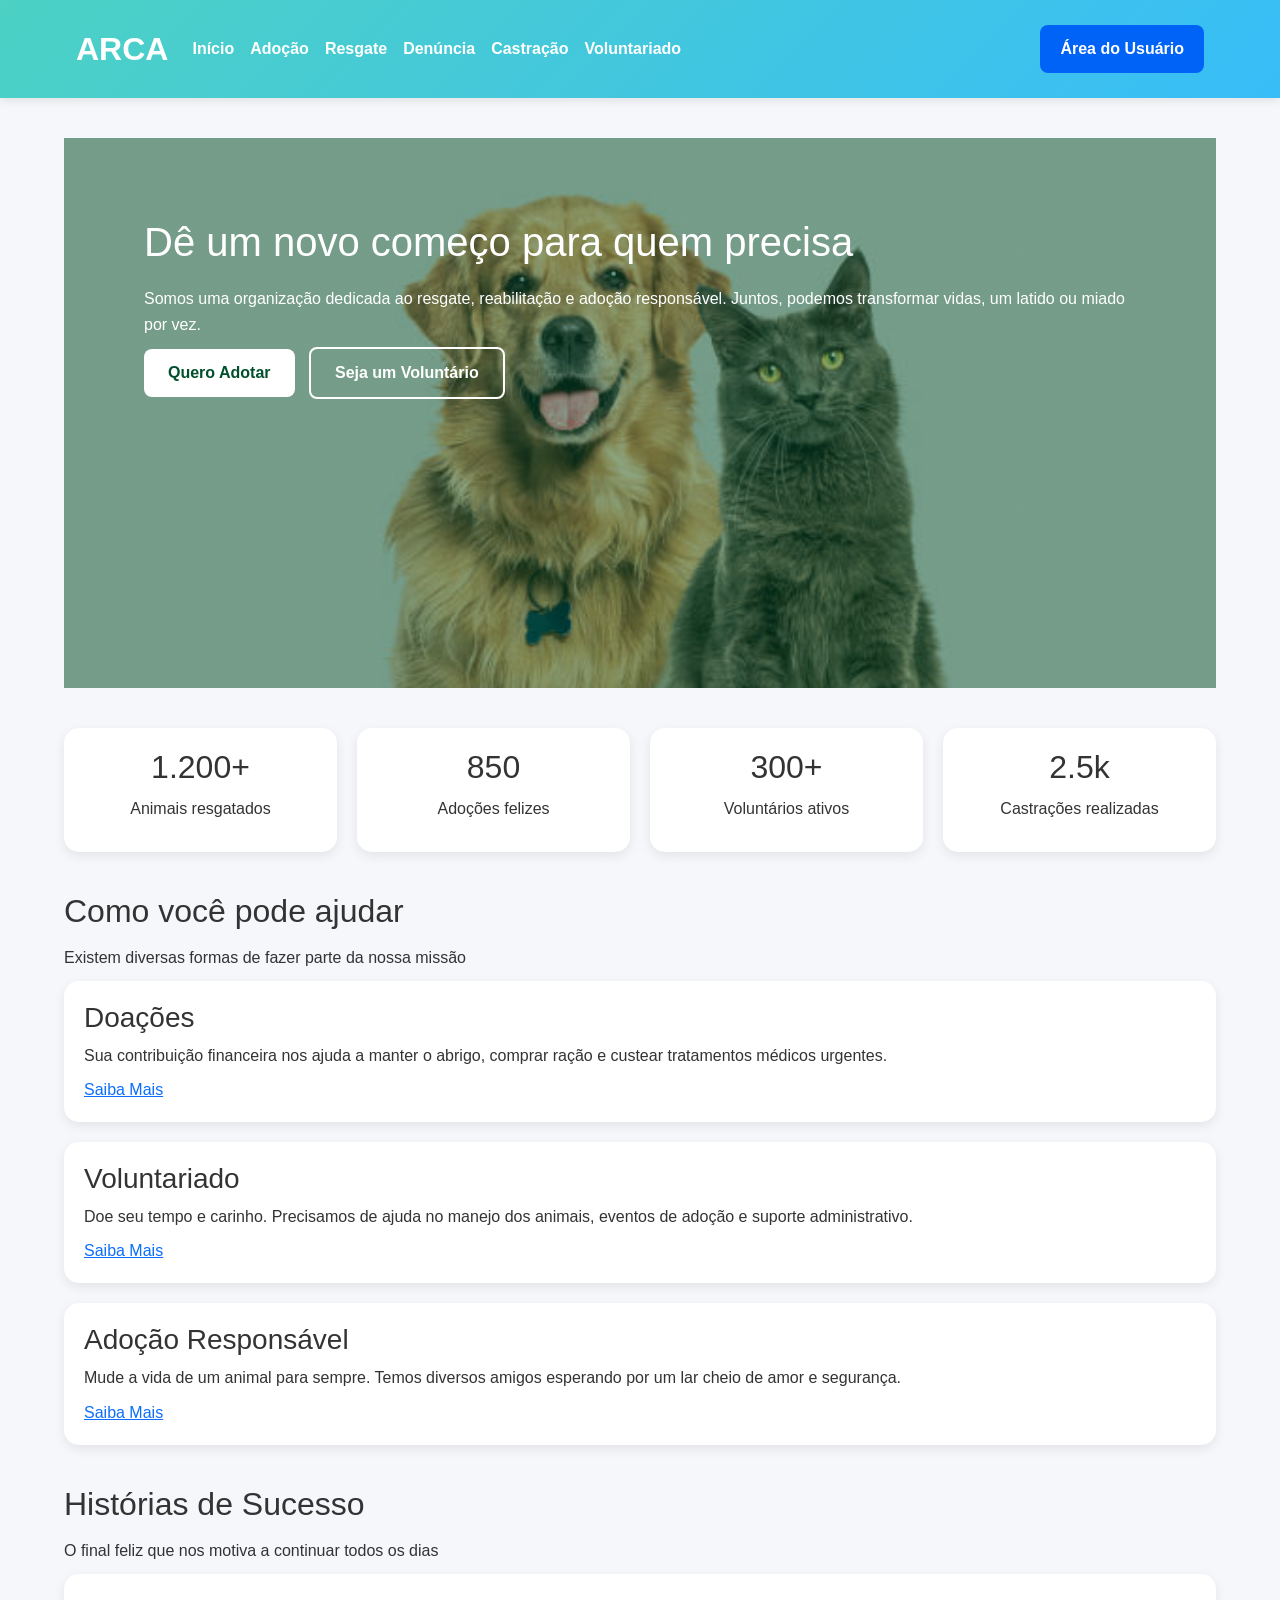
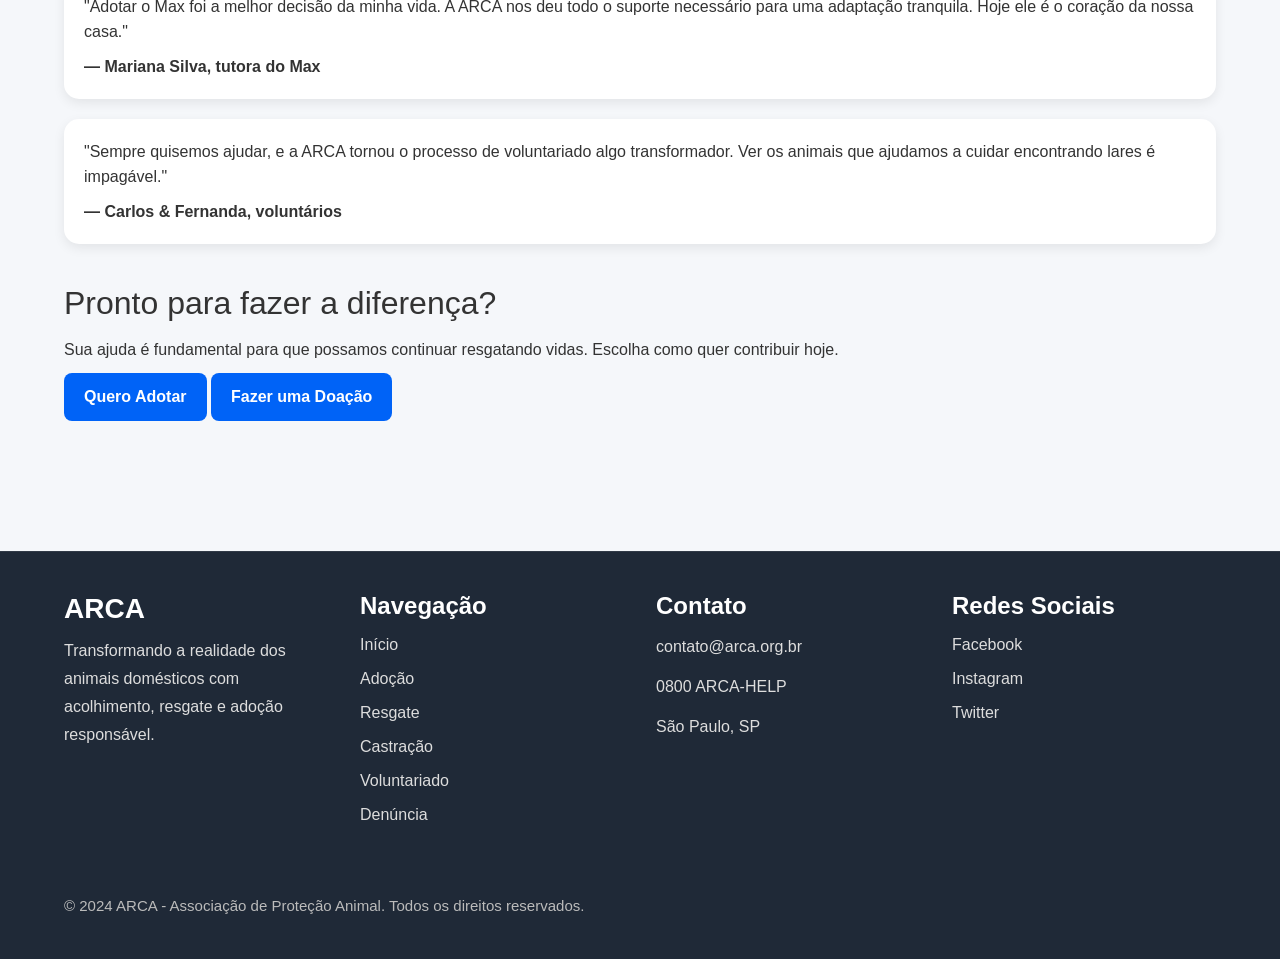
<file: index.html>
<!DOCTYPE html>
<html lang="pt-BR">
<head>
  <link href="https://cdn.jsdelivr.net/npm/bootstrap@5.3.8/dist/css/bootstrap.min.css" rel="stylesheet" integrity="sha384-sRIl4kxILFvY47J16cr9ZwB07vP4J8+LH7qKQnuqkuIAvNWLzeN8tE5YBujZqJLB" crossorigin="anonymous">
  <meta charset="UTF-8">
  <meta name="viewport" content="width=device-width, initial-scale=1.0">
  <title>ARCA</title>
  <link rel="stylesheet" href="css/style.css">
</head>
<body>

<nav class="navbar navbar-expand-lg bg-transparent">
  <div class="container-fluid">

    <a class="navbar-brand" href="index.html">ARCA</a>

    <button
      class="navbar-toggler"
      type="button"
      data-bs-toggle="collapse"
      data-bs-target="#navbarNav"
      aria-controls="navbarNav"
      aria-expanded="false"
      aria-label="Alternar navegação">

      <span class="navbar-toggler-icon"></span>
    </button>

    <div class="collapse navbar-collapse" id="navbarNav">

      <ul class="navbar-nav me-auto">

        <li class="nav-item">
          <a class="nav-link" href="index.html">Início</a>
        </li>

        <li class="nav-item">
          <a class="nav-link" href="adocao.html">Adoção</a>
        </li>

        <li class="nav-item">
          <a class="nav-link" href="resgate.html">Resgate</a>
        </li>

        <li class="nav-item">
          <a class="nav-link" href="denuncia.html">Denúncia</a>
        </li>

        <li class="nav-item">
          <a class="nav-link" href="castracao.html">Castração</a>
        </li>

        <li class="nav-item">
          <a class="nav-link" href="voluntario.html">Voluntariado</a>
        </li>

      </ul>

      <a class="btn btn-primary" href="telalogin.html">
        Área do Usuário
      </a>

    </div>

  </div>
</nav>


  <main>
<section class="hero-home">
  <h1>Dê um novo começo para quem precisa</h1>
  <p>
    Somos uma organização dedicada ao resgate, reabilitação e adoção responsável.
    Juntos, podemos transformar vidas, um latido ou miado por vez.
  </p>

  <a class="btn-hero branco" href="adocao.html">Quero Adotar</a>
  <a class="btn-hero transparente" href="voluntario.html">Seja um Voluntário</a>
</section>

    <section class="stats">
      <div>
        <h2>1.200+</h2>
        <p>Animais resgatados</p>
      </div>

      <div>
        <h2>850</h2>
        <p>Adoções felizes</p>
      </div>

      <div>
        <h2>300+</h2>
        <p>Voluntários ativos</p>
      </div>

      <div>
        <h2>2.5k</h2>
        <p>Castrações realizadas</p>
      </div>
    </section>

    <section>
      <h2>Como você pode ajudar</h2>
      <p>Existem diversas formas de fazer parte da nossa missão</p>

      <article>
        <h3>Doações</h3>
        <p>
          Sua contribuição financeira nos ajuda a manter o abrigo,
          comprar ração e custear tratamentos médicos urgentes.
        </p>
        <a href="#">Saiba Mais</a>
      </article>

      <article>
        <h3>Voluntariado</h3>
        <p>
          Doe seu tempo e carinho. Precisamos de ajuda no manejo dos animais,
          eventos de adoção e suporte administrativo.
        </p>
        <a href="voluntario.html">Saiba Mais</a>
      </article>

      <article>
        <h3>Adoção Responsável</h3>
        <p>
          Mude a vida de um animal para sempre. Temos diversos amigos esperando
          por um lar cheio de amor e segurança.
        </p>
        <a href="adocao.html">Saiba Mais</a>
      </article>
    </section>

    <section>
      <h2>Histórias de Sucesso</h2>
      <p>O final feliz que nos motiva a continuar todos os dias</p>

      <article>
        <p>
          "Adotar o Max foi a melhor decisão da minha vida. A ARCA nos deu todo
          o suporte necessário para uma adaptação tranquila. Hoje ele é o coração
          da nossa casa."
        </p>
        <strong>— Mariana Silva, tutora do Max</strong>
      </article>

      <article>
        <p>
          "Sempre quisemos ajudar, e a ARCA tornou o processo de voluntariado algo
          transformador. Ver os animais que ajudamos a cuidar encontrando lares é
          impagável."
        </p>
        <strong>— Carlos & Fernanda, voluntários</strong>
      </article>
    </section>

    <section>
      <h2>Pronto para fazer a diferença?</h2>
      <p>
        Sua ajuda é fundamental para que possamos continuar resgatando vidas.
        Escolha como quer contribuir hoje.
      </p>

      <button><a href="adocao.html">Quero Adotar</a></button>
      <button>Fazer uma Doação</a></button>
    </section>
  </main>

  <footer>
    <div>
      <h3>ARCA</h3>
      <p>Transformando a realidade dos animais domésticos com acolhimento, resgate e adoção responsável.</p>
    </div>
    <div>
      <h4>Navegação</h4>
      <ul>
        <li><a href="index.html">Início</a></li>
        <li><a href="adocao.html">Adoção</a></li>
        <li><a href="resgate.html">Resgate</a></li>
        <li><a href="castracao.html">Castração</a></li>
        <li><a href="voluntario.html">Voluntariado</a></li>
        <li><a href="denuncia.html">Denúncia</a></li>
      </ul>
    </div>
    <div>
      <h4>Contato</h4>
      <p>contato@arca.org.br</p>
      <p>0800 ARCA-HELP</p>
      <p>São Paulo, SP</p>
    </div>
    <div>
      <h4>Redes Sociais</h4>
      <ul>
        <li><a href="#">Facebook</a></li>
        <li><a href="#">Instagram</a></li>
        <li><a href="#">Twitter</a></li>
      </ul>
    </div>
    <p>© 2024 ARCA - Associação de Proteção Animal. Todos os direitos reservados.</p>
  </footer>

  <script src="./index.js"></script>
  <script src="https://cdn.jsdelivr.net/npm/bootstrap@5.3.8/dist/js/bootstrap.bundle.min.js" integrity="sha384-FKyoEForCGlyvwx9Hj09JcYn3nv7wiPVlz7YYwJrWVcXK/BmnVDxM+D2scQbITxI" crossorigin="anonymous"></script>
</body>
</html>
</file>
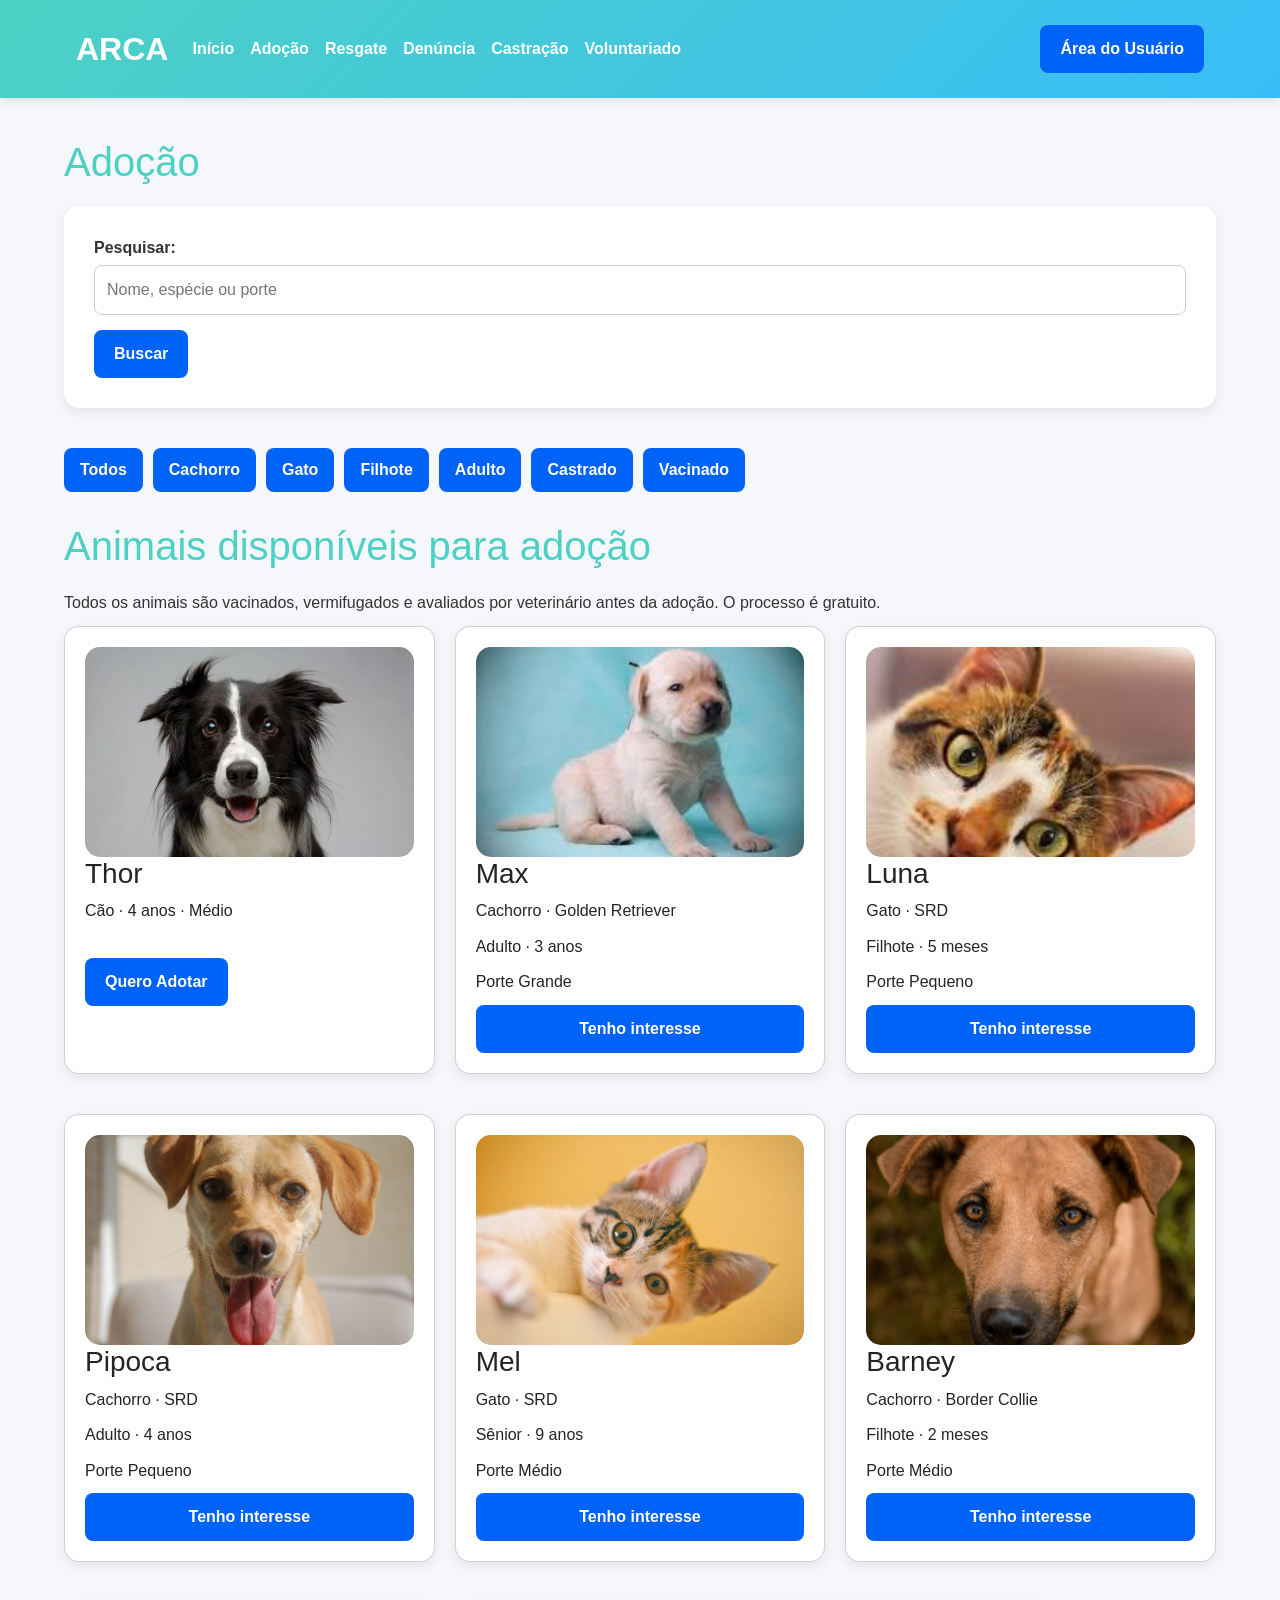
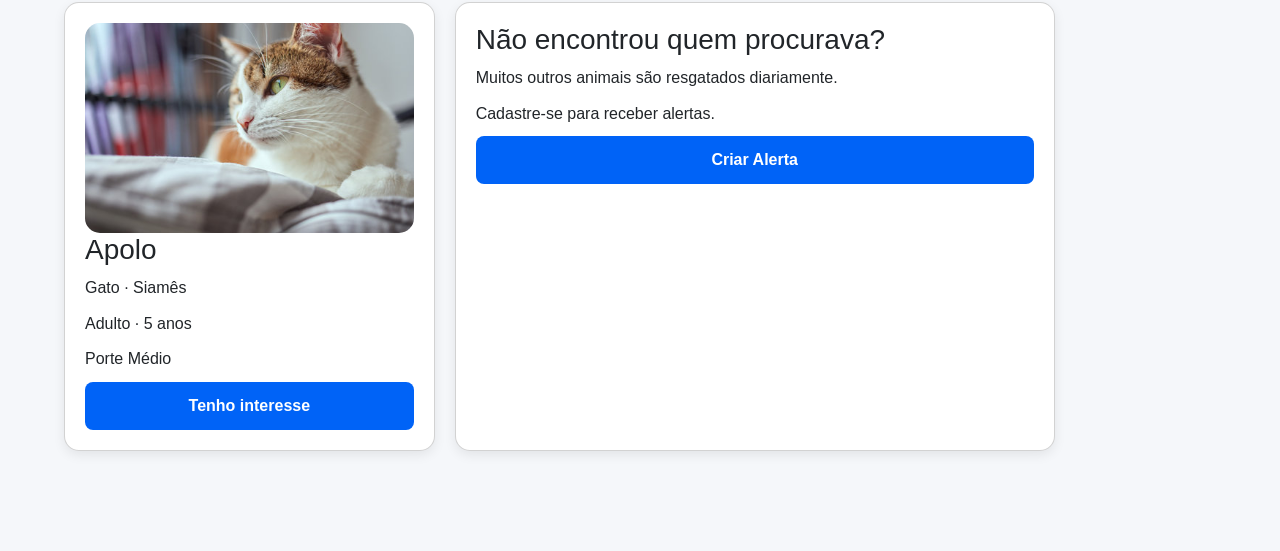
<file: adocao.html>
<!DOCTYPE html>
<html lang="PT-Br">
<head>
<link href="https://cdn.jsdelivr.net/npm/bootstrap@5.3.8/dist/css/bootstrap.min.css" rel="stylesheet" integrity="sha384-sRIl4kxILFvY47J16cr9ZwB07vP4J8+LH7qKQnuqkuIAvNWLzeN8tE5YBujZqJLB" crossorigin="anonymous">
    <meta charset="UTF-8">
    <meta name="viewport" content="width=device-width, initial-scale=1.0">
    <title>Adoção</title>
    <link rel="stylesheet" href="css/style.css">
</head>
<body>
<nav class="navbar navbar-expand-lg bg-transparent">
  <div class="container-fluid">

    <a class="navbar-brand" href="index.html">ARCA</a>

    <button
      class="navbar-toggler"
      type="button"
      data-bs-toggle="collapse"
      data-bs-target="#navbarNav"
      aria-controls="navbarNav"
      aria-expanded="false"
      aria-label="Alternar navegação">

      <span class="navbar-toggler-icon"></span>
    </button>

    <div class="collapse navbar-collapse" id="navbarNav">

      <ul class="navbar-nav me-auto">

        <li class="nav-item">
          <a class="nav-link" href="index.html">Início</a>
        </li>

        <li class="nav-item">
          <a class="nav-link" href="adocao.html">Adoção</a>
        </li>

        <li class="nav-item">
          <a class="nav-link" href="resgate.html">Resgate</a>
        </li>

        <li class="nav-item">
          <a class="nav-link" href="denuncia.html">Denúncia</a>
        </li>

        <li class="nav-item">
          <a class="nav-link" href="castracao.html">Castração</a>
        </li>

        <li class="nav-item">
          <a class="nav-link" href="voluntario.html">Voluntariado</a>
        </li>

      </ul>

      <a class="btn btn-primary" href="telalogin.html">
        Área do Usuário
      </a>

    </div>

  </div>
</nav>
    <main>
        <section id="adocao">
            <h1>Adoção</h1>

            <form id="searchForm" action="#" method="get" role="search">
                <label for="searchInput">Pesquisar:</label>
                <input type="search" id="searchInput" name="q" placeholder="Nome, espécie ou porte" />
                <button type="submit">Buscar</button>
            </form>

            <div id="results" aria-live="polite">
               
            </div>

            
            <div class="filters" role="group" aria-label="Filtros de espécie, idade e status">
                <button type="button" class="filter-btn" data-filter="all">Todos</button>
                <button type="button" class="filter-btn" data-filter="cao">Cachorro</button>
                <button type="button" class="filter-btn" data-filter="gato">Gato</button>
                <button type="button" class="filter-btn" data-filter="filhote">Filhote</button>
                <button type="button" class="filter-btn" data-filter="adulto">Adulto</button>
                <button type="button" class="filter-btn" data-filter="castrado">Castrado</button>
                <button type="button" class="filter-btn" data-filter="vacinado">Vacinado</button>
            </div>

     <h1>Animais disponíveis para adoção</h1>

     <div class="notice info" role="note">
  <p>Todos os animais são vacinados, vermifugados e avaliados por veterinário antes da adoção. O processo é gratuito.</p>
</div>

<section class="cards-grid" id="cardsGrid">
  <article class="card" data-especie="cao" data-idade="adulto" data-castrado="sim" data-vacinado="sim">
    <div class="card-img"><img src="img/thor.webp" alt="Thor"></div>
    <h3>Thor</h3>
    <p class="meta">Cão · 4 anos · Médio</p>
    <div class="badges">
      <span class="badge castrado">Castrado</span>
      <span class="badge vacinado">Vacinado</span>
    </div>
    <div class="actions">
      <button class="btn-adotar">Quero Adotar</button>
    </div>
  </article>

  <article class="card">
    <div class="card-img"><img src="img/max.jpg" alt="Max"></div>
    <h3>Max</h3>
    <p>Cachorro · Golden Retriever</p>
    <p>Adulto · 3 anos</p>
    <p>Porte Grande</p>
    <button>Tenho interesse</button>
  </article>

  <article class="card">
    <div class="card-img"><img src="img/luna.jpg" alt="Luna"></div>
    <h3>Luna</h3>
    <p>Gato · SRD</p>
    <p>Filhote · 5 meses</p>
    <p>Porte Pequeno</p>
    <button>Tenho interesse</button>
  </article>

  <article class="card">
    <div class="card-img"><img src="img/pipoca.jpg" alt="Pipoca"></div>
    <h3>Pipoca</h3>
    <p>Cachorro · SRD</p>
    <p>Adulto · 4 anos</p>
    <p>Porte Pequeno</p>
    <button>Tenho interesse</button>
  </article>

  <article class="card">
    <div class="card-img"><img src="img/mel.jpeg" alt="Mel"></div>
    <h3>Mel</h3>
    <p>Gato · SRD</p>
    <p>Sênior · 9 anos</p>
    <p>Porte Médio</p>
    <button>Tenho interesse</button>
  </article>

  <article class="card">
    <div class="card-img"><img src="img/barney.webp" alt="Barney"></div>
    <h3>Barney</h3>
    <p>Cachorro · Border Collie</p>
    <p>Filhote · 2 meses</p>
    <p>Porte Médio</p>
    <button>Tenho interesse</button>
  </article>

  <article class="card">
    <div class="card-img"><img src="img/apolo.jpg" alt="Apolo"></div>
    <h3>Apolo</h3>
    <p>Gato · Siamês</p>
    <p>Adulto · 5 anos</p>
    <p>Porte Médio</p>
    <button>Tenho interesse</button>
  </article>

  <article class="card card-alert">
    <h3>Não encontrou quem procurava?</h3>
    <p>Muitos outros animais são resgatados diariamente.</p>
    <p>Cadastre-se para receber alertas.</p>
    <button>Criar Alerta</button>
  </article>

</section>
        </section>
    </main>
  <script src="./index.js"></script>
    <script src="https://cdn.jsdelivr.net/npm/bootstrap@5.3.8/dist/js/bootstrap.bundle.min.js" integrity="sha384-FKyoEForCGlyvwx9Hj09JcYn3nv7wiPVlz7YYwJrWVcXK/BmnVDxM+D2scQbITxI" crossorigin="anonymous"></script>
</body>
</html>
</file>
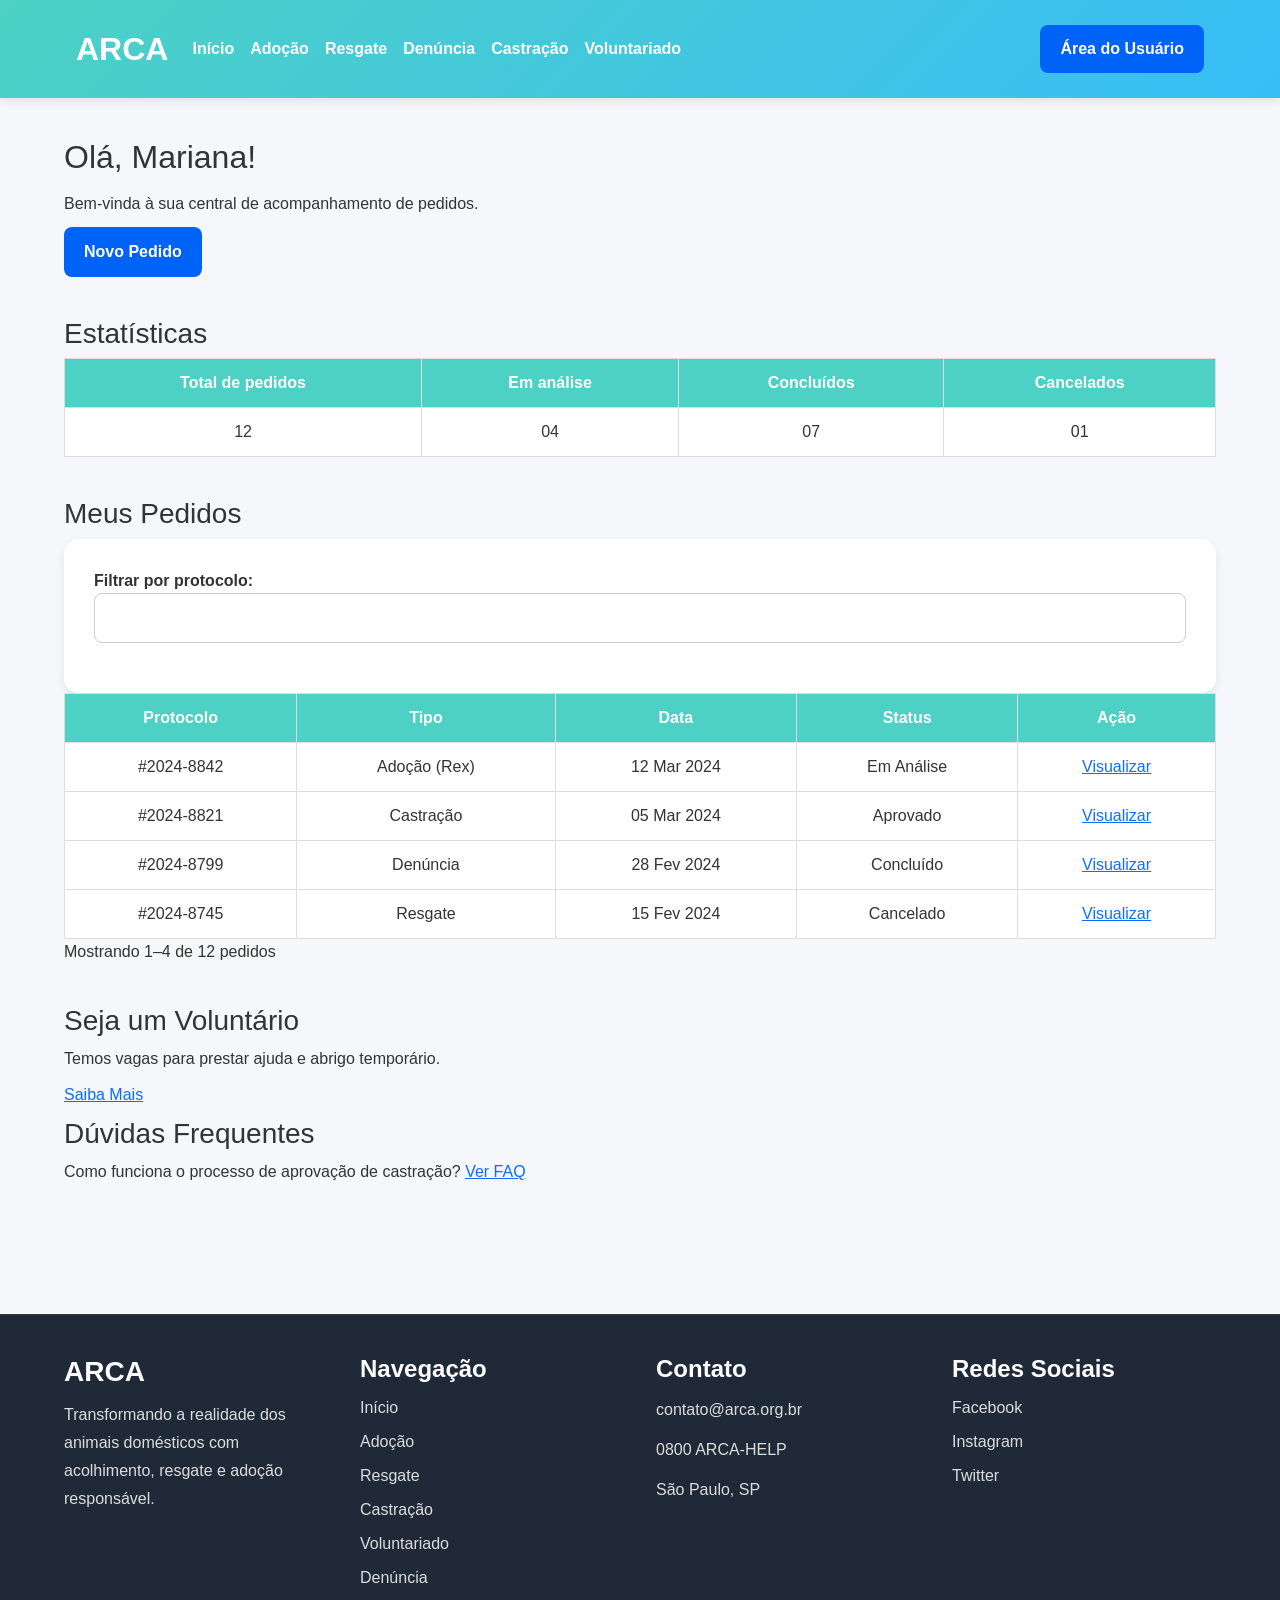
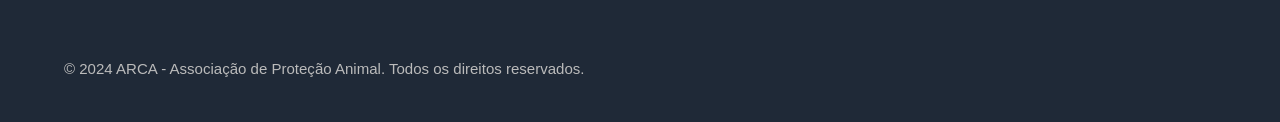
<file: areausuario.html>
<!DOCTYPE html>
<html lang="pt-BR">
<head>
    <link href="https://cdn.jsdelivr.net/npm/bootstrap@5.3.8/dist/css/bootstrap.min.css" rel="stylesheet" integrity="sha384-sRIl4kxILFvY47J16cr9ZwB07vP4J8+LH7qKQnuqkuIAvNWLzeN8tE5YBujZqJLB" crossorigin="anonymous">
    <meta charset="UTF-8">
    <meta name="viewport" content="width=device-width, initial-scale=1.0">
    <title>Área do Usuário - ARCA</title>
    <link rel="stylesheet" href="css/style.css">
</head>
<body>
<nav class="navbar navbar-expand-lg bg-transparent">
  <div class="container-fluid">

    <a class="navbar-brand" href="index.html">ARCA</a>

    <button
      class="navbar-toggler"
      type="button"
      data-bs-toggle="collapse"
      data-bs-target="#navbarNav"
      aria-controls="navbarNav"
      aria-expanded="false"
      aria-label="Alternar navegação">

      <span class="navbar-toggler-icon"></span>
    </button>

    <div class="collapse navbar-collapse" id="navbarNav">

      <ul class="navbar-nav me-auto">

        <li class="nav-item">
          <a class="nav-link" href="index.html">Início</a>
        </li>

        <li class="nav-item">
          <a class="nav-link" href="adocao.html">Adoção</a>
        </li>

        <li class="nav-item">
          <a class="nav-link" href="resgate.html">Resgate</a>
        </li>

        <li class="nav-item">
          <a class="nav-link" href="denuncia.html">Denúncia</a>
        </li>

        <li class="nav-item">
          <a class="nav-link" href="castracao.html">Castração</a>
        </li>

        <li class="nav-item">
          <a class="nav-link" href="voluntario.html">Voluntariado</a>
        </li>

      </ul>

      <a class="btn btn-primary" href="telalogin.html">
        Área do Usuário
      </a>

    </div>

  </div>
</nav>
    <main>
        <section>
            <h2>Olá, Mariana!</h2>
            <p>Bem-vinda à sua central de acompanhamento de pedidos.</p>
            <p><button type="button" onclick="location.href='telalogin.html'">Novo Pedido</button></p>
        </section>

        <section>
            <h3>Estatísticas</h3>
            <table>
                <tr>
                    <th>Total de pedidos</th>
                    <th>Em análise</th>
                    <th>Concluídos</th>
                    <th>Cancelados</th>
                </tr>
                <tr>
                    <td>12</td>
                    <td>04</td>
                    <td>07</td>
                    <td>01</td>
                </tr>
            </table>
        </section>

        <section>
            <h3>Meus Pedidos</h3>
            <form>
                <label for="busca">Filtrar por protocolo: <input id="busca" name="q" type="search"></label>
            </form>

            <table border="1" cellpadding="6" cellspacing="0">
                <thead>
                    <tr>
                        <th>Protocolo</th>
                        <th>Tipo</th>
                        <th>Data</th>
                        <th>Status</th>
                        <th>Ação</th>
                    </tr>
                </thead>
                <tbody>
                    <tr>
                        <td>#2024-8842</td>
                        <td>Adoção (Rex)</td>
                        <td>12 Mar 2024</td>
                        <td>Em Análise</td>
                        <td><a href="#">Visualizar</a></td>
                    </tr>
                    <tr>
                        <td>#2024-8821</td>
                        <td>Castração</td>
                        <td>05 Mar 2024</td>
                        <td>Aprovado</td>
                        <td><a href="#">Visualizar</a></td>
                    </tr>
                    <tr>
                        <td>#2024-8799</td>
                        <td>Denúncia</td>
                        <td>28 Fev 2024</td>
                        <td>Concluído</td>
                        <td><a href="#">Visualizar</a></td>
                    </tr>
                    <tr>
                        <td>#2024-8745</td>
                        <td>Resgate</td>
                        <td>15 Fev 2024</td>
                        <td>Cancelado</td>
                        <td><a href="#">Visualizar</a></td>
                    </tr>
                </tbody>
            </table>
            <p>Mostrando 1–4 de 12 pedidos</p>
        </section>

        <section>
            <h3>Seja um Voluntário</h3>
            <p>Temos vagas para prestar ajuda e abrigo temporário.</p>
            <p><a href="#">Saiba Mais</a></p>

            <h3>Dúvidas Frequentes</h3>
            <p>Como funciona o processo de aprovação de castração? <a href="#">Ver FAQ</a></p>
        </section>
    </main>

    <footer>
        <div>
            <h3>ARCA</h3>
            <p>Transformando a realidade dos animais domésticos com acolhimento, resgate e adoção responsável.</p>
        </div>
        <div>
            <h4>Navegação</h4>
            <ul>
                <li><a href="index.html">Início</a></li>
                <li><a href="adocao.html">Adoção</a></li>
                <li><a href="resgate.html">Resgate</a></li>
                <li><a href="castracao.html">Castração</a></li>
                <li><a href="voluntario.html">Voluntariado</a></li>
                <li><a href="denuncia.html">Denúncia</a></li>
            </ul>
        </div>
        <div>
            <h4>Contato</h4>
            <p>contato@arca.org.br</p>
            <p>0800 ARCA-HELP</p>
            <p>São Paulo, SP</p>
        </div>
        <div>
            <h4>Redes Sociais</h4>
            <ul>
                <li><a href="#">Facebook</a></li>
                <li><a href="#">Instagram</a></li>
                <li><a href="#">Twitter</a></li>
            </ul>
        </div>
        <p>© 2024 ARCA - Associação de Proteção Animal. Todos os direitos reservados.</p>
    </footer>
    <script src="./index.js"></script>
    <script src="https://cdn.jsdelivr.net/npm/bootstrap@5.3.8/dist/js/bootstrap.bundle.min.js" integrity="sha384-FKyoEForCGlyvwx9Hj09JcYn3nv7wiPVlz7YYwJrWVcXK/BmnVDxM+D2scQbITxI" crossorigin="anonymous"></script>
</body>
</html>
</file>
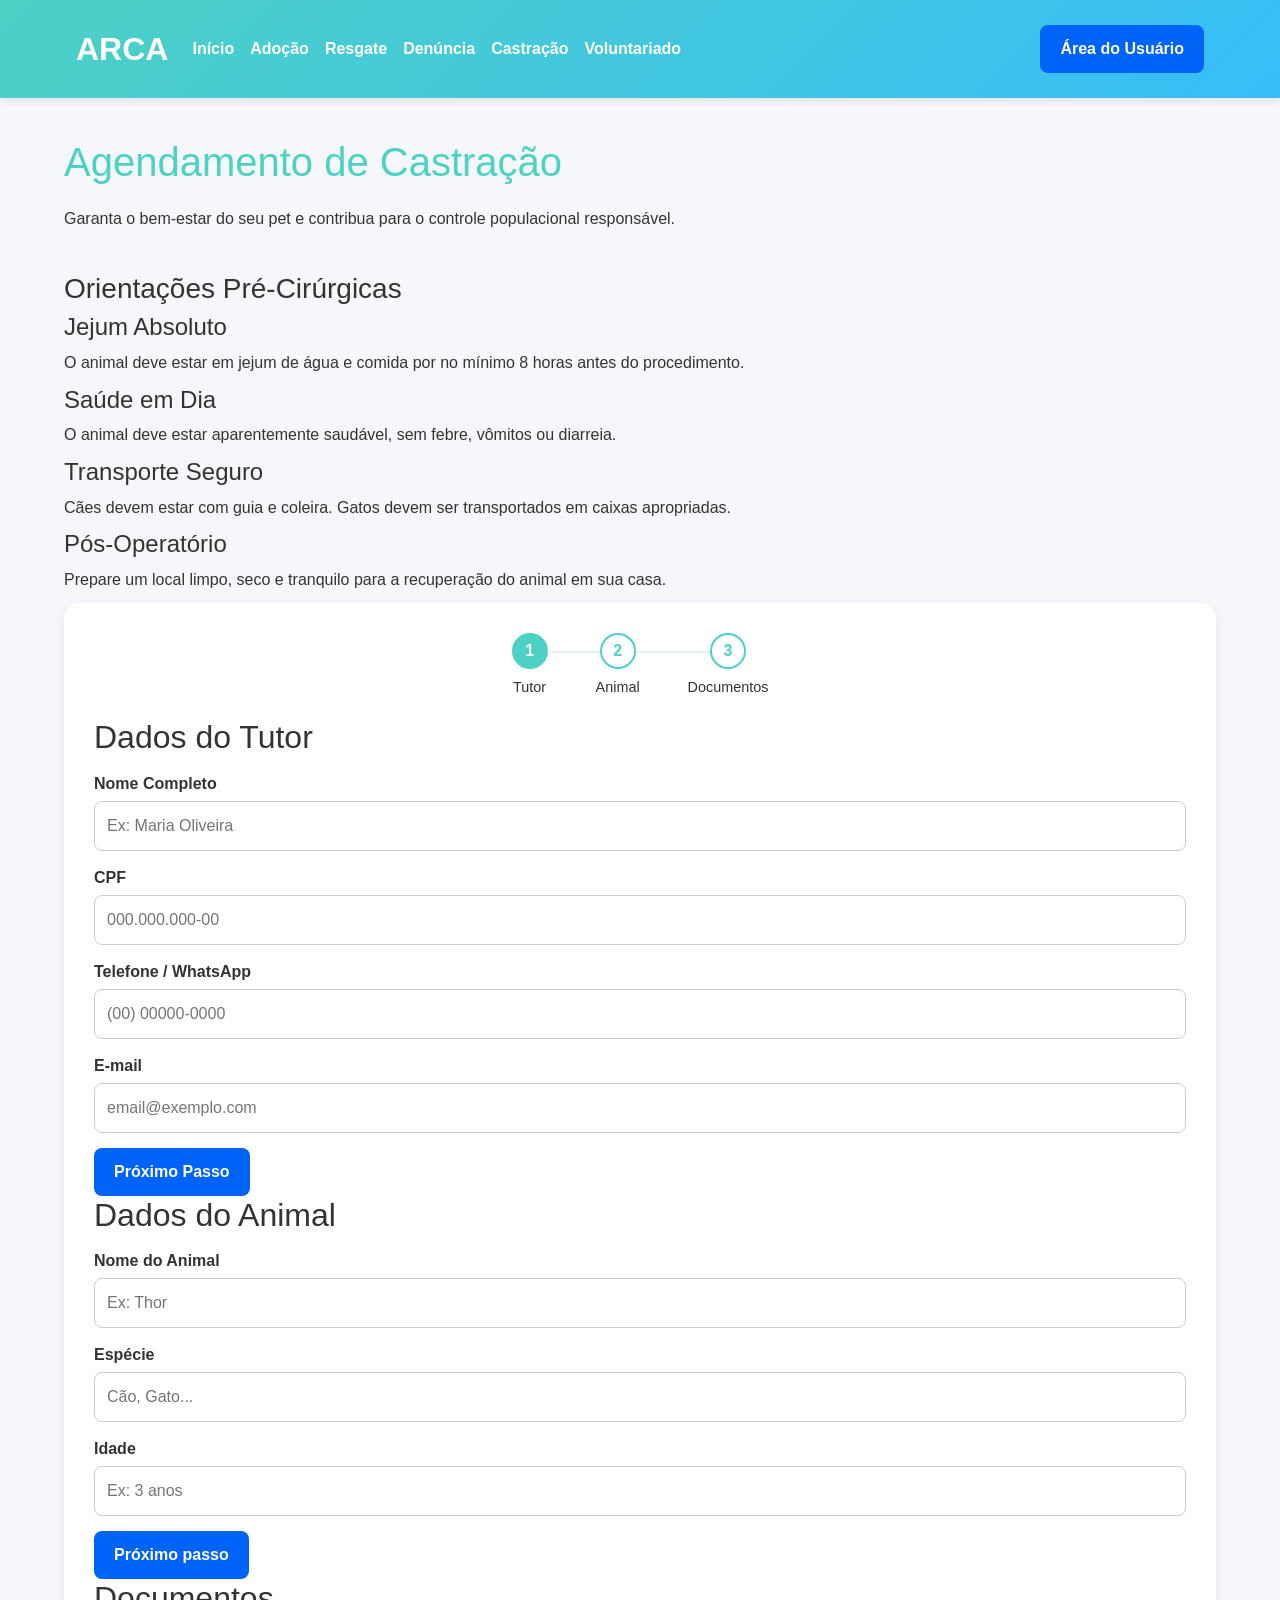
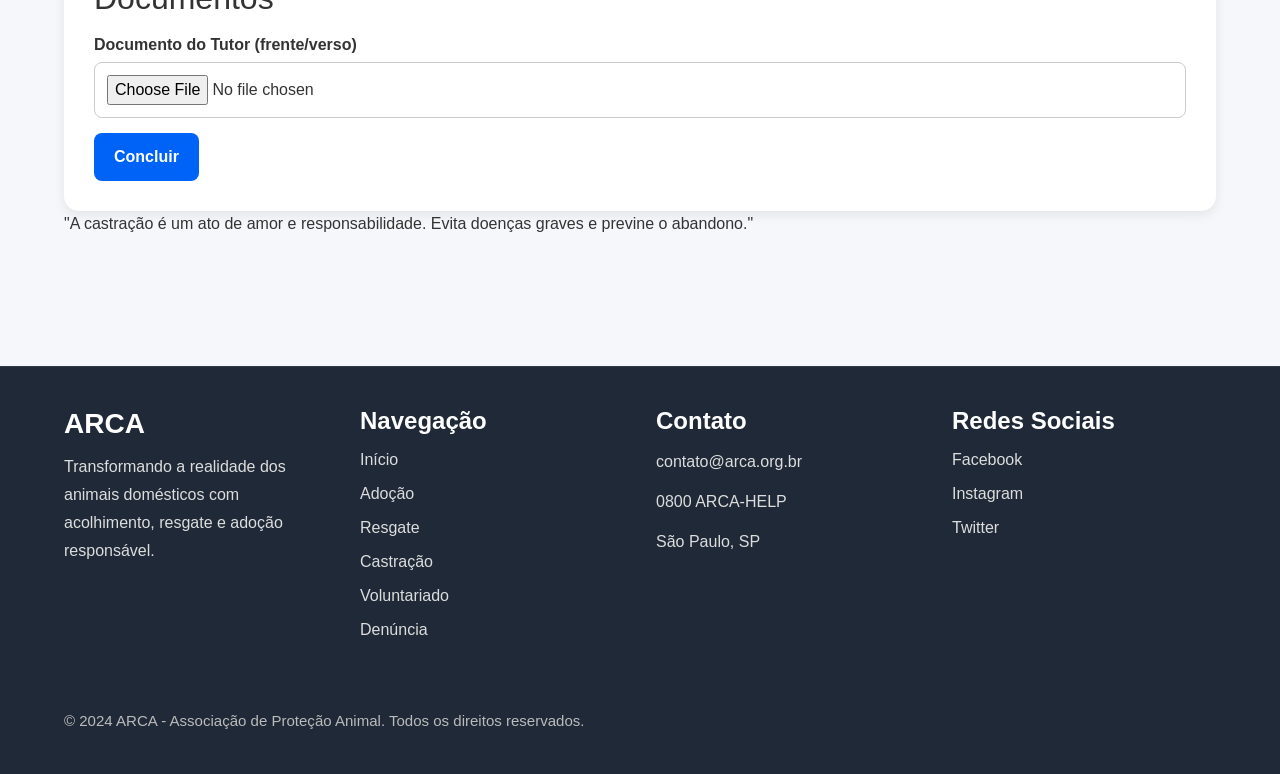
<file: castracao.html>
<!DOCTYPE html>
<html lang="pt-BR">
<head>
  <link href="https://cdn.jsdelivr.net/npm/bootstrap@5.3.8/dist/css/bootstrap.min.css" rel="stylesheet" integrity="sha384-sRIl4kxILFvY47J16cr9ZwB07vP4J8+LH7qKQnuqkuIAvNWLzeN8tE5YBujZqJLB" crossorigin="anonymous">
  <meta charset="UTF-8">
  <meta name="viewport" content="width=device-width, initial-scale=1.0">
  <title>Agendamento de Castração</title>
  <link rel="stylesheet" href="css/style.css">
</head>
<body>


<nav class="navbar navbar-expand-lg bg-transparent">
  <div class="container-fluid">

    <a class="navbar-brand" href="index.html">ARCA</a>

    <button
      class="navbar-toggler"
      type="button"
      data-bs-toggle="collapse"
      data-bs-target="#navbarNav"
      aria-controls="navbarNav"
      aria-expanded="false"
      aria-label="Alternar navegação">

      <span class="navbar-toggler-icon"></span>
    </button>

    <div class="collapse navbar-collapse" id="navbarNav">

      <ul class="navbar-nav me-auto">

        <li class="nav-item">
          <a class="nav-link" href="index.html">Início</a>
        </li>

        <li class="nav-item">
          <a class="nav-link" href="adocao.html">Adoção</a>
        </li>

        <li class="nav-item">
          <a class="nav-link" href="resgate.html">Resgate</a>
        </li>

        <li class="nav-item">
          <a class="nav-link" href="denuncia.html">Denúncia</a>
        </li>

        <li class="nav-item">
          <a class="nav-link" href="castracao.html">Castração</a>
        </li>

        <li class="nav-item">
          <a class="nav-link" href="voluntario.html">Voluntariado</a>
        </li>

      </ul>

      <a class="btn btn-primary" href="telalogin.html">
        Área do Usuário
      </a>

    </div>

  </div>
</nav>


  <main>
    <section>
      <h1>Agendamento de Castração</h1>
      <p>Garanta o bem-estar do seu pet e contribua para o controle populacional responsável.</p>
    </section>

    <section>
      <aside>
        <h3>Orientações Pré-Cirúrgicas</h3>

        <h4>Jejum Absoluto</h4>
        <p>O animal deve estar em jejum de água e comida por no mínimo 8 horas antes do procedimento.</p>

        <h4>Saúde em Dia</h4>
        <p>O animal deve estar aparentemente saudável, sem febre, vômitos ou diarreia.</p>

        <h4>Transporte Seguro</h4>
        <p>Cães devem estar com guia e coleira. Gatos devem ser transportados em caixas apropriadas.</p>

        <h4>Pós-Operatório</h4>
        <p>Prepare um local limpo, seco e tranquilo para a recuperação do animal em sua casa.</p>
      </aside>

      <form>
        <nav class="stepper" aria-label="Progresso do formulário">
          <a class="step active" href="castracao.html#tutor">
            <span class="circle">1</span>
            <span class="label">Tutor</span>
          </a>
          <a class="step" href="castracao.html#animal">
            <span class="circle">2</span>
            <span class="label">Animal</span>
          </a>
          <a class="step" href="castracao.html#documentos">
            <span class="circle">3</span>
            <span class="label">Documentos</span>
          </a>
        </nav>

        <h2 id="tutor">Dados do Tutor</h2>

        <label for="nome">Nome Completo</label>
        <input type="text" id="nome" name="nome" placeholder="Ex: Maria Oliveira">

        <label for="cpf">CPF</label>
        <input type="text" id="cpf" name="cpf" placeholder="000.000.000-00">

        <label for="telefone">Telefone / WhatsApp</label>
        <input type="tel" id="telefone" name="telefone" placeholder="(00) 00000-0000">

        <label for="email">E-mail</label>
        <input type="email" id="email" name="email" placeholder="email@exemplo.com">

        <button type="submit">Próximo Passo</button>

        <h2 id="animal">Dados do Animal</h2>

        <label for="nome_animal">Nome do Animal</label>
        <input type="text" id="nome_animal" name="nome_animal" placeholder="Ex: Thor">

        <label for="especie">Espécie</label>
        <input type="text" id="especie" name="especie" placeholder="Cão, Gato...">

        <label for="idade">Idade</label>
        <input type="text" id="idade" name="idade" placeholder="Ex: 3 anos">

         <button id="proximo" type="submit"> Próximo passo </button>
        

        <h2 id="documentos">Documentos</h2>

        <label for="documento_id">Documento do Tutor (frente/verso)</label>
        <input type="file" id="documento_id" name="documento_id" accept=".pdf,.jpg,.png">
 
        <button id="concluir" type="submit"> Concluir </button>
        

      </form>

      <aside>
        <p>
          "A castração é um ato de amor e responsabilidade. Evita doenças graves e previne o abandono."
        </p>
      </aside>
    </section>
  </main>

  <footer>
    <div>
      <h3>ARCA</h3>
      <p>Transformando a realidade dos animais domésticos com acolhimento, resgate e adoção responsável.</p>
    </div>
    <div>
      <h4>Navegação</h4>
      <ul>
        <li><a href="index.html">Início</a></li>
        <li><a href="adocao.html">Adoção</a></li>
        <li><a href="resgate.html">Resgate</a></li>
        <li><a href="castracao.html">Castração</a></li>
        <li><a href="voluntario.html">Voluntariado</a></li>
        <li><a href="denuncia.html">Denúncia</a></li>
      </ul>
    </div>
    <div>
      <h4>Contato</h4>
      <p>contato@arca.org.br</p>
      <p>0800 ARCA-HELP</p>
      <p>São Paulo, SP</p>
    </div>
    <div>
      <h4>Redes Sociais</h4>
      <ul>
        <li><a href="#">Facebook</a></li>
        <li><a href="#">Instagram</a></li>
        <li><a href="#">Twitter</a></li>
      </ul>
    </div>
    <p>© 2024 ARCA - Associação de Proteção Animal. Todos os direitos reservados.</p>
  </footer>
  <script src="./index.js"></script>
  <script src="https://cdn.jsdelivr.net/npm/bootstrap@5.3.8/dist/js/bootstrap.bundle.min.js" integrity="sha384-FKyoEForCGlyvwx9Hj09JcYn3nv7wiPVlz7YYwJrWVcXK/BmnVDxM+D2scQbITxI" crossorigin="anonymous"></script>
</body>
</html>
</file>
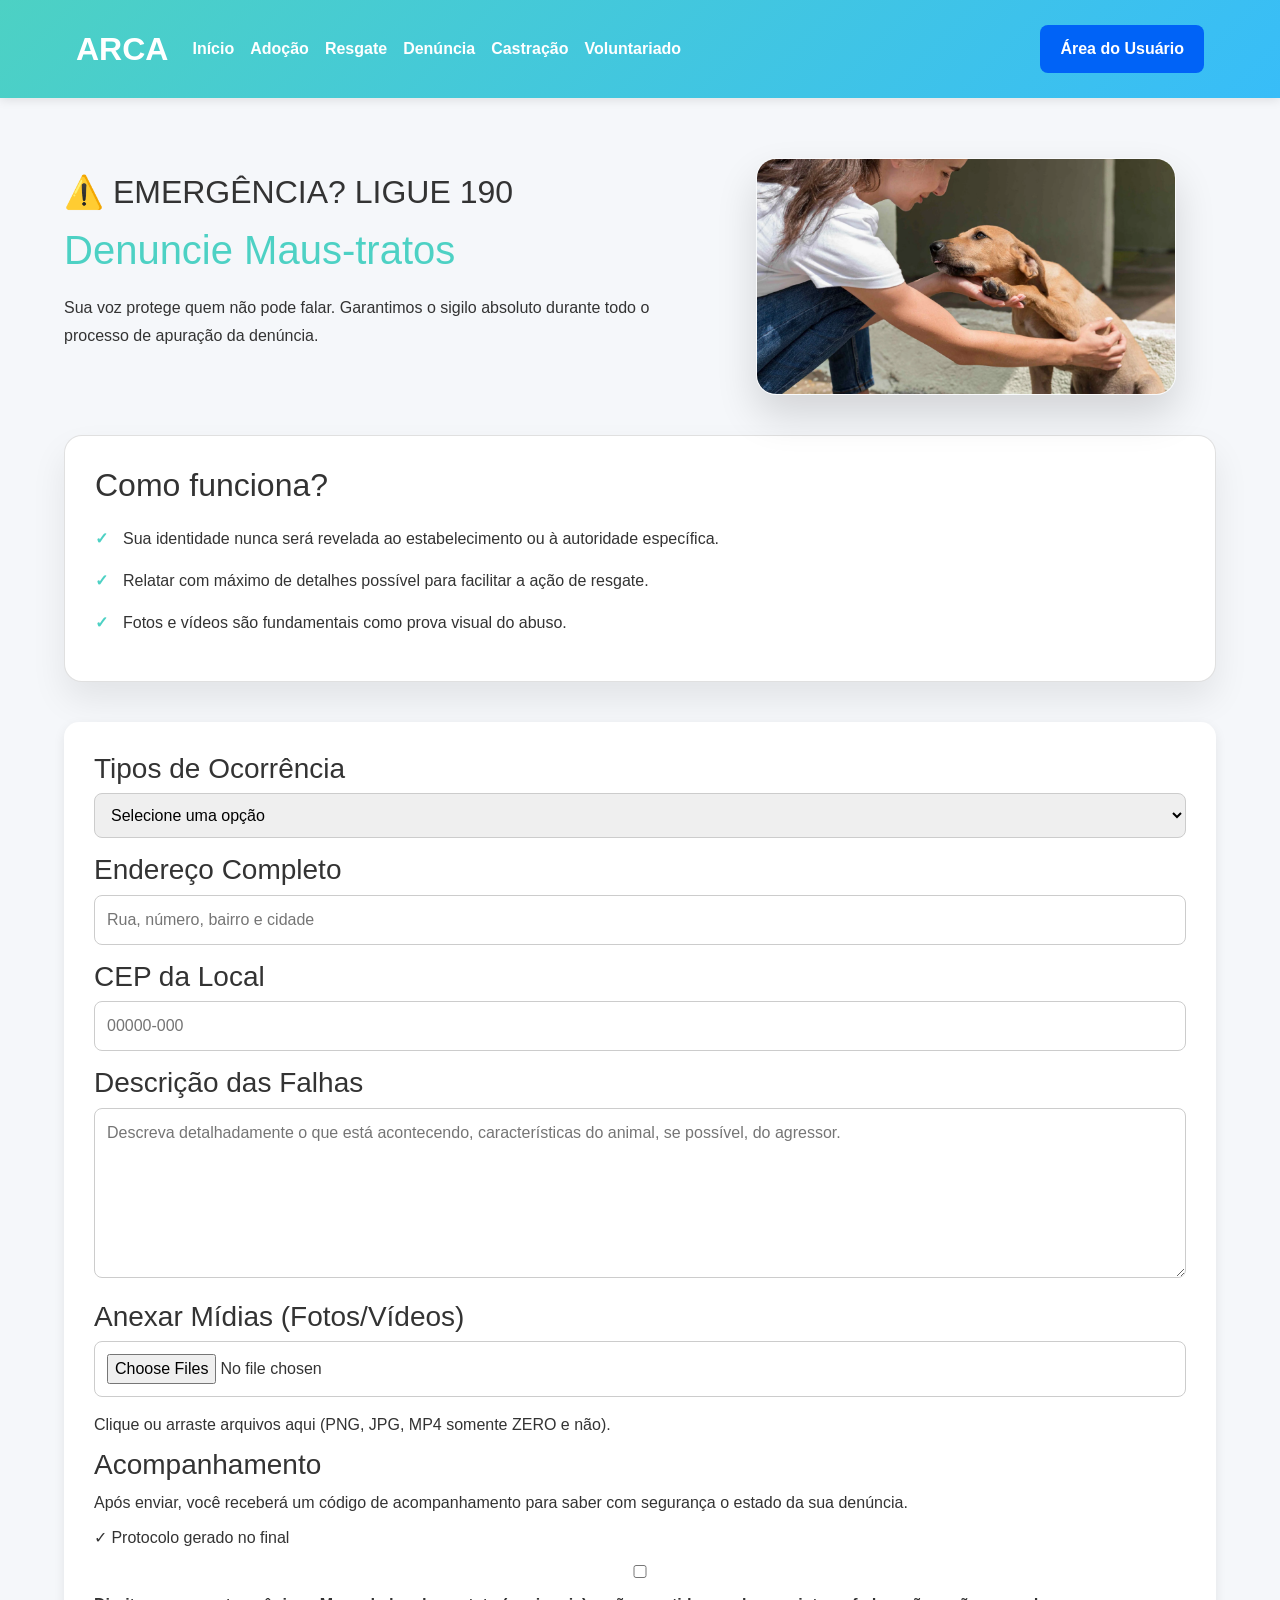
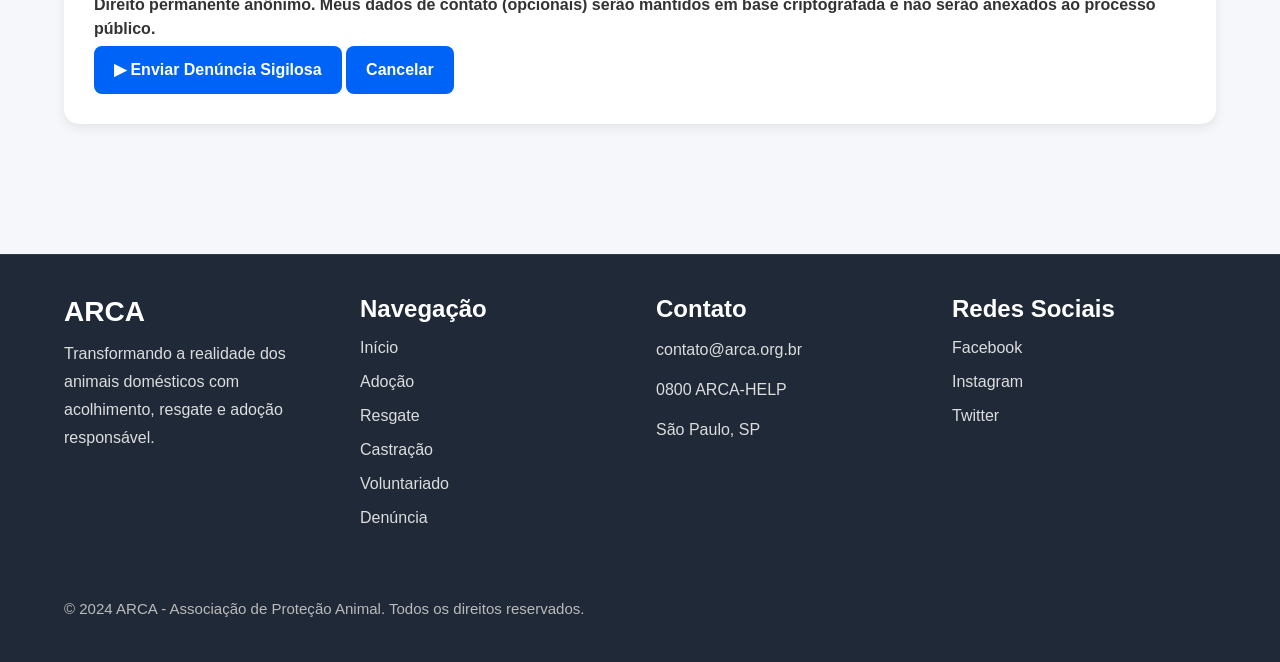
<file: denuncia.html>
<!DOCTYPE html>
<html lang="pt-BR">
<head>
    <link href="https://cdn.jsdelivr.net/npm/bootstrap@5.3.8/dist/css/bootstrap.min.css" rel="stylesheet" integrity="sha384-sRIl4kxILFvY47J16cr9ZwB07vP4J8+LH7qKQnuqkuIAvNWLzeN8tE5YBujZqJLB" crossorigin="anonymous">
    <meta charset="UTF-8">
    <meta name="viewport" content="width=device-width, initial-scale=1.0">
    <title>Denúncia</title>
    <link rel="stylesheet" href="css/style.css">
</head>
<body>

<nav class="navbar navbar-expand-lg bg-transparent">
  <div class="container-fluid">

    <a class="navbar-brand" href="index.html">ARCA</a>

    <button
      class="navbar-toggler"
      type="button"
      data-bs-toggle="collapse"
      data-bs-target="#navbarNav"
      aria-controls="navbarNav"
      aria-expanded="false"
      aria-label="Alternar navegação">

      <span class="navbar-toggler-icon"></span>
    </button>

    <div class="collapse navbar-collapse" id="navbarNav">

      <ul class="navbar-nav me-auto">

        <li class="nav-item">
          <a class="nav-link" href="index.html">Início</a>
        </li>

        <li class="nav-item">
          <a class="nav-link" href="adocao.html">Adoção</a>
        </li>

        <li class="nav-item">
          <a class="nav-link" href="resgate.html">Resgate</a>
        </li>

        <li class="nav-item">
          <a class="nav-link" href="denuncia.html">Denúncia</a>
        </li>

        <li class="nav-item">
          <a class="nav-link" href="castracao.html">Castração</a>
        </li>

        <li class="nav-item">
          <a class="nav-link" href="voluntario.html">Voluntariado</a>
        </li>

      </ul>

      <a class="btn btn-primary" href="telalogin.html">
        Área do Usuário
      </a>

    </div>

  </div>
</nav>


    <main>
        <section class="hero-grid">
            <div class="hero-copy">
                <h2>⚠️ EMERGÊNCIA? LIGUE 190</h2>
                <h1>Denuncie Maus-tratos</h1>
                <p>Sua voz protege quem não pode falar. Garantimos o sigilo absoluto durante todo o processo de apuração da denúncia.</p>
            </div>
            <div class="hero-visual">
                <img class="denuncia-img" src="img/animal recebendo proteção.webp" alt="Imagem de animal recebendo proteção">
            </div>
        </section>

        <section class="box-outline">
            <h2>Como funciona?</h2>
            <ul>
                <li>Sua identidade nunca será revelada ao estabelecimento ou à autoridade específica.</li>
                <li>Relatar com máximo de detalhes possível para facilitar a ação de resgate.</li>
                <li>Fotos e vídeos são fundamentais como prova visual do abuso.</li>
            </ul>
        </section>

        <section>
            <form>
                <div>
                    <h3>Tipos de Ocorrência</h3>
                    <select name="tipo-ocorrencia">
                        <option>Selecione uma opção</option>
                        <option>Abandono</option>
                        <option>Agressão</option>
                        <option>Fome/Sede</option>
                        <option>Falta de Cuidados</option>
                        <option>Confinamento inadequado</option>
                    </select>
                </div>

                <div>
                    <h3>Endereço Completo</h3>
                    <input type="text" placeholder="Rua, número, bairro e cidade">
                </div>

                <div>
                    <h3>CEP da Local</h3>
                    <input type="text" placeholder="00000-000">
                </div>

                <div>
                    <h3>Descrição das Falhas</h3>
                    <textarea placeholder="Descreva detalhadamente o que está acontecendo, características do animal, se possível, do agressor." rows="6"></textarea>
                </div>

                <div>
                    <h3>Anexar Mídias (Fotos/Vídeos)</h3>
                    <input type="file" accept="image/*,video/*" multiple>
                    <p>Clique ou arraste arquivos aqui (PNG, JPG, MP4 somente ZERO e não).</p>
                </div>

                <div>
                    <h3>Acompanhamento</h3>
                    <div>
                        <p>Após enviar, você receberá um código de acompanhamento para saber com segurança o estado da sua denúncia.</p>
                        <p>✓ Protocolo gerado no final</p>
                    </div>
                </div>

                <div>
                    <input type="checkbox" id="consentimento" name="consentimento">
                    <label for="consentimento">Direito permanente anônimo. Meus dados de contato (opcionais) serão mantidos em base criptografada e não serão anexados ao processo público.</label>
                </div>

                <div>
                    <button type="submit">▶ Enviar Denúncia Sigilosa</button>
                    <button type="button">Cancelar</button>
                </div>
            </form>
        </section>
    </main>

    <footer>
        <div>
            <h3>ARCA</h3>
            <p>Transformando a realidade dos animais domésticos com acolhimento, resgate e adoção responsável.</p>
        </div>
        <div>
            <h4>Navegação</h4>
            <ul>
                <li><a href="index.html">Início</a></li>
                <li><a href="adocao.html">Adoção</a></li>
                <li><a href="resgate.html">Resgate</a></li>
                <li><a href="castracao.html">Castração</a></li>
                <li><a href="voluntario.html">Voluntariado</a></li>
                <li><a href="denuncia.html">Denúncia</a></li>
            </ul>
        </div>
        <div>
            <h4>Contato</h4>
            <p>contato@arca.org.br</p>
            <p>0800 ARCA-HELP</p>
            <p>São Paulo, SP</p>
        </div>
        <div>
            <h4>Redes Sociais</h4>
            <ul>
                <li><a href="#">Facebook</a></li>
                <li><a href="#">Instagram</a></li>
                <li><a href="#">Twitter</a></li>
            </ul>
        </div>
        <p>© 2024 ARCA - Associação de Proteção Animal. Todos os direitos reservados.</p>
    </footer>
    <script src="./index.js"></script>
    <script src="https://cdn.jsdelivr.net/npm/bootstrap@5.3.8/dist/js/bootstrap.bundle.min.js" integrity="sha384-FKyoEForCGlyvwx9Hj09JcYn3nv7wiPVlz7YYwJrWVcXK/BmnVDxM+D2scQbITxI" crossorigin="anonymous"></script>
</body>
</html>
</file>
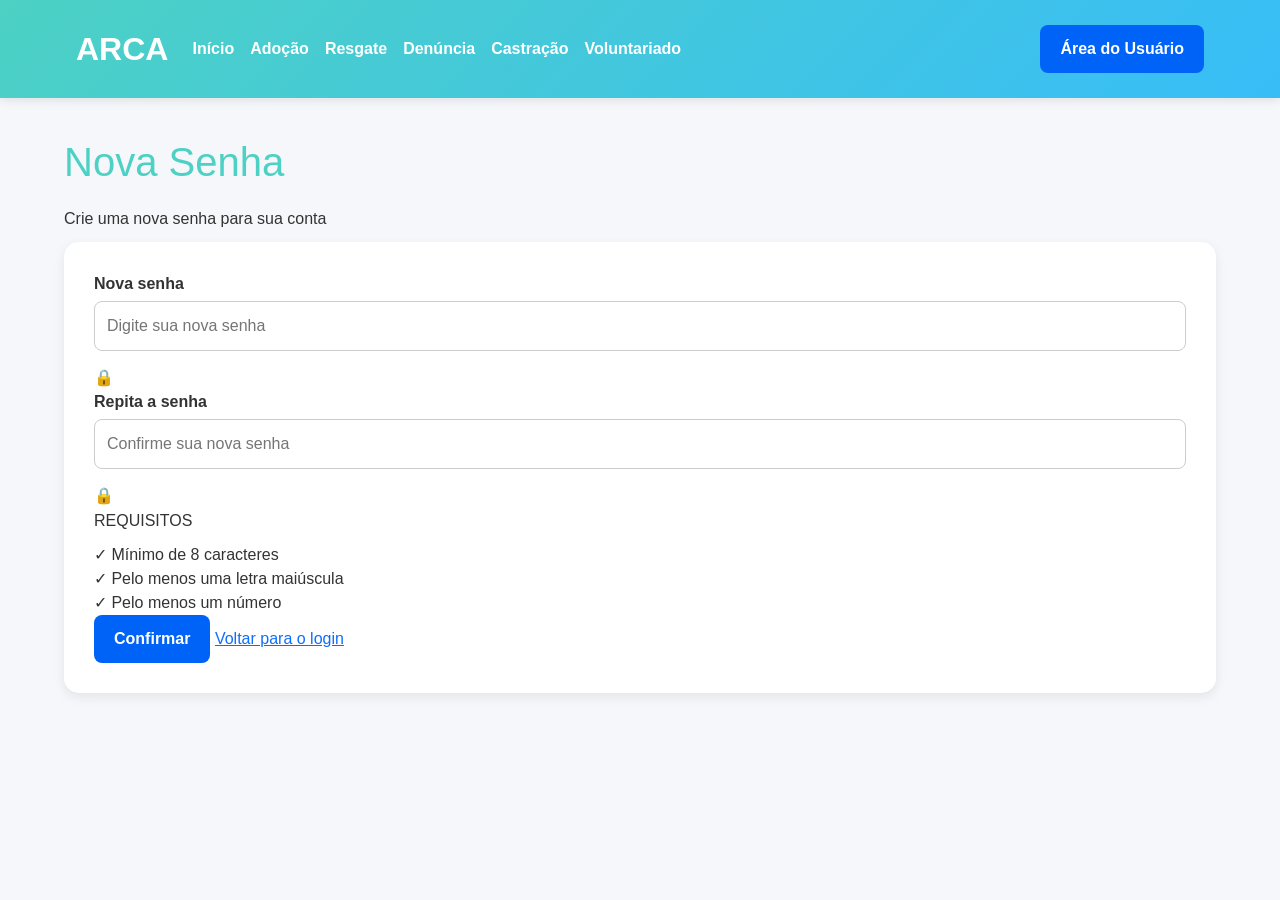
<file: novasenha.html>
<!DOCTYPE html>
<html lang="pt-BR">
<head>
    <link href="https://cdn.jsdelivr.net/npm/bootstrap@5.3.8/dist/css/bootstrap.min.css" rel="stylesheet" integrity="sha384-sRIl4kxILFvY47J16cr9ZwB07vP4J8+LH7qKQnuqkuIAvNWLzeN8tE5YBujZqJLB" crossorigin="anonymous">
    <meta charset="UTF-8">
    <meta name="viewport" content="width=device-width, initial-scale=1.0">
    <title>Nova Senha</title>
    <link rel="stylesheet" href="css/style.css">
</head>
<body>
<nav class="navbar navbar-expand-lg bg-transparent">
  <div class="container-fluid">

    <a class="navbar-brand" href="index.html">ARCA</a>

    <button
      class="navbar-toggler"
      type="button"
      data-bs-toggle="collapse"
      data-bs-target="#navbarNav"
      aria-controls="navbarNav"
      aria-expanded="false"
      aria-label="Alternar navegação">

      <span class="navbar-toggler-icon"></span>
    </button>

    <div class="collapse navbar-collapse" id="navbarNav">

      <ul class="navbar-nav me-auto">

        <li class="nav-item">
          <a class="nav-link" href="index.html">Início</a>
        </li>

        <li class="nav-item">
          <a class="nav-link" href="adocao.html">Adoção</a>
        </li>

        <li class="nav-item">
          <a class="nav-link" href="resgate.html">Resgate</a>
        </li>

        <li class="nav-item">
          <a class="nav-link" href="denuncia.html">Denúncia</a>
        </li>

        <li class="nav-item">
          <a class="nav-link" href="castracao.html">Castração</a>
        </li>

        <li class="nav-item">
          <a class="nav-link" href="voluntario.html">Voluntariado</a>
        </li>

      </ul>

      <a class="btn btn-primary" href="telalogin.html">
        Área do Usuário
      </a>

    </div>

  </div>
</nav>
    <main>
        <h1>Nova Senha</h1>
        <p>Crie uma nova senha para sua conta</p>

        <form>
            <div>
                <label for="nova-senha">Nova senha</label>
                <div>
                    <input id="nova-senha" name="nova-senha" type="password" placeholder="Digite sua nova senha" autocomplete="new-password">
                    <span>🔒</span>
                </div>
            </div>

            <div>
                <div><span></span></div>
               
            </div>

            <div>
                <label for="confirma-senha">Repita a senha</label>
                <div>
                    <input id="confirma-senha" name="confirma-senha" type="password" placeholder="Confirme sua nova senha" autocomplete="new-password">
                    <span>🔒</span>
                </div>
            </div>

            <div>
                <p>REQUISITOS</p>
                <div>✓ Mínimo de 8 caracteres</div>
                <div>✓ Pelo menos uma letra maiúscula</div>
                <div>✓ Pelo menos um número</div>
            </div>

            <button type="submit">Confirmar</button>
            <a href="index.html">Voltar para o login</a>
        </form>
    </main>
    <script src="./index.js"></script>
    <script src="https://cdn.jsdelivr.net/npm/bootstrap@5.3.8/dist/js/bootstrap.bundle.min.js" integrity="sha384-FKyoEForCGlyvwx9Hj09JcYn3nv7wiPVlz7YYwJrWVcXK/BmnVDxM+D2scQbITxI" crossorigin="anonymous"></script>
</body>
</html>
</file>
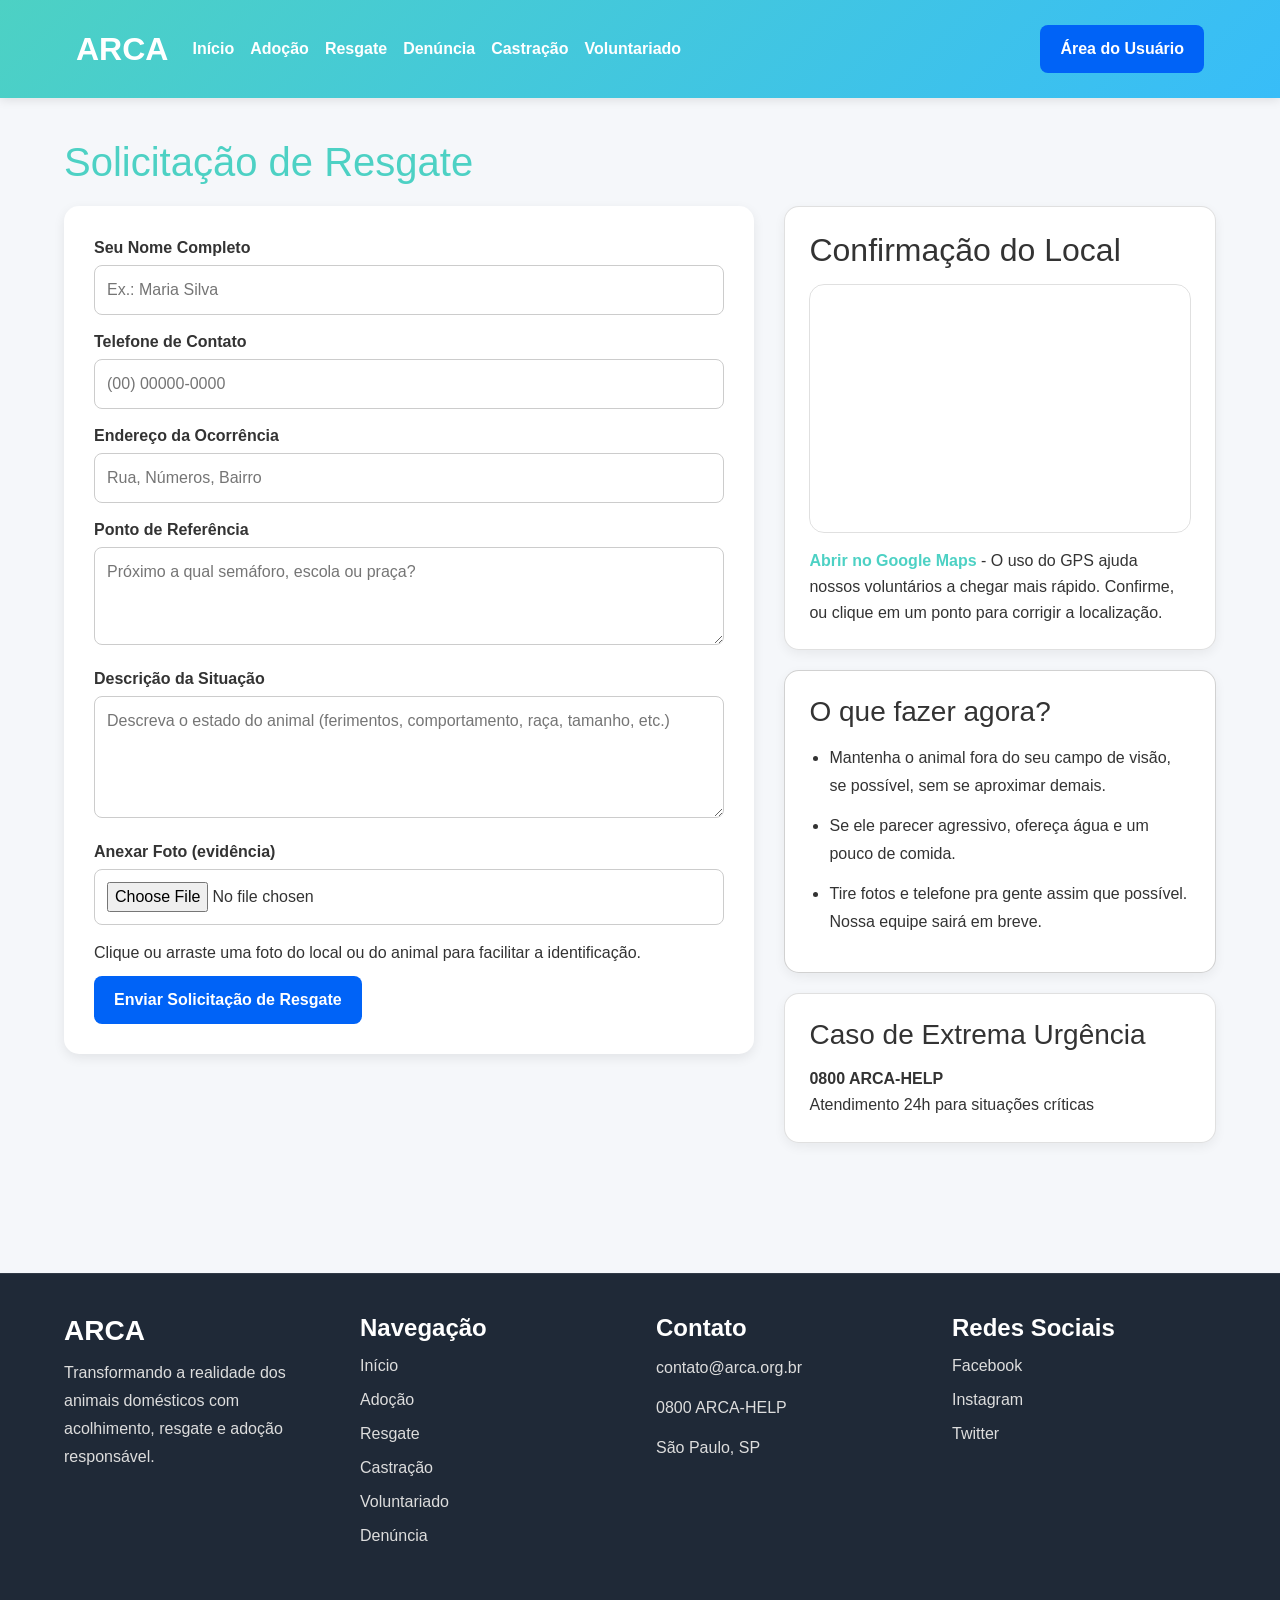
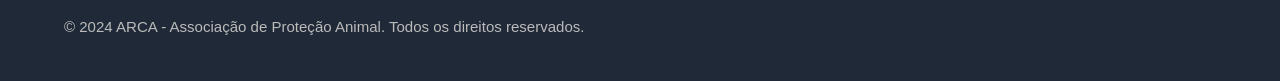
<file: resgate.html>
<!DOCTYPE html>
<html lang="pt-BR">
<head>
    <link href="https://cdn.jsdelivr.net/npm/bootstrap@5.3.8/dist/css/bootstrap.min.css" rel="stylesheet" integrity="sha384-sRIl4kxILFvY47J16cr9ZwB07vP4J8+LH7qKQnuqkuIAvNWLzeN8tE5YBujZqJLB" crossorigin="anonymous">
    <meta charset="UTF-8">
    <meta name="viewport" content="width=device-width, initial-scale=1.0">
    <title>ARCA - Solicitação de Resgate</title>
    <link rel="stylesheet" href="css/style.css">
</head>
<body>
<nav class="navbar navbar-expand-lg bg-transparent">
  <div class="container-fluid">

    <a class="navbar-brand" href="index.html">ARCA</a>

    <button
      class="navbar-toggler"
      type="button"
      data-bs-toggle="collapse"
      data-bs-target="#navbarNav"
      aria-controls="navbarNav"
      aria-expanded="false"
      aria-label="Alternar navegação">

      <span class="navbar-toggler-icon"></span>
    </button>

    <div class="collapse navbar-collapse" id="navbarNav">

      <ul class="navbar-nav me-auto">

        <li class="nav-item">
          <a class="nav-link" href="index.html">Início</a>
        </li>

        <li class="nav-item">
          <a class="nav-link" href="adocao.html">Adoção</a>
        </li>

        <li class="nav-item">
          <a class="nav-link" href="resgate.html">Resgate</a>
        </li>

        <li class="nav-item">
          <a class="nav-link" href="denuncia.html">Denúncia</a>
        </li>

        <li class="nav-item">
          <a class="nav-link" href="castracao.html">Castração</a>
        </li>

        <li class="nav-item">
          <a class="nav-link" href="voluntario.html">Voluntariado</a>
        </li>

      </ul>

      <a class="btn btn-primary" href="telalogin.html">
        Área do Usuário
      </a>

    </div>

  </div>
</nav>

    <main>
        <h1>Solicitação de Resgate</h1>

        <section class="rescue-grid">
            <form>
                <div>
                    <label for="nome">Seu Nome Completo</label>
                    <input id="nome" name="nome" type="text" placeholder="Ex.: Maria Silva">
                </div>

                <div>
                    <label for="telefone">Telefone de Contato</label>
                    <input id="telefone" name="telefone" type="tel" placeholder="(00) 00000-0000">
                </div>

                <div>
                    <label for="endereco">Endereço da Ocorrência</label>
                    <input id="endereco" name="endereco" type="text" placeholder="Rua, Números, Bairro">
                </div>

                <div>
                    <label for="ponto-referencia">Ponto de Referência</label>
                    <textarea id="ponto-referencia" name="ponto-referencia" placeholder="Próximo a qual semáforo, escola ou praça?" rows="3"></textarea>
                </div>

                <div>
                    <label for="descricao">Descrição da Situação</label>
                    <textarea id="descricao" name="descricao" placeholder="Descreva o estado do animal (ferimentos, comportamento, raça, tamanho, etc.)" rows="4"></textarea>
                </div>

                <div>
                    <label for="foto">Anexar Foto (evidência)</label>
                    <input id="foto" name="foto" type="file" accept="image/*">
                    <p>Clique ou arraste uma foto do local ou do animal para facilitar a identificação.</p>
                </div>

                <button type="submit">Enviar Solicitação de Resgate</button>
            </form>

            <aside>
                <div class="map-box">
                    <h2>Confirmação do Local</h2>
                    <div class="map-frame">
                        <iframe id="mapFrame" src="https://maps.google.com/maps?q=Brasil&output=embed" loading="lazy" referrerpolicy="no-referrer-when-downgrade"></iframe>
                    </div>
                    <p><a class="map-link" href="https://www.google.com/maps/search/?api=1&query=Brasil" target="_blank" rel="noreferrer">Abrir no Google Maps</a> - O uso do GPS ajuda nossos voluntários a chegar mais rápido. Confirme, ou clique em um ponto para corrigir a localização.</p>
                </div>

                <div class="help-box">
                    <h3>O que fazer agora?</h3>
                    <ul>
                        <li>Mantenha o animal fora do seu campo de visão, se possível, sem se aproximar demais.</li>
                        <li>Se ele parecer agressivo, ofereça água e um pouco de comida.</li>
                        <li>Tire fotos e telefone pra gente assim que possível. Nossa equipe sairá em breve.</li>
                    </ul>
                </div>

                <div class="emergency-box">
                    <h3>Caso de Extrema Urgência</h3>
                    <p><strong>0800 ARCA-HELP</strong></p>
                    <p>Atendimento 24h para situações críticas</p>
                </div>
            </aside>
        </section>
    </main>

    <footer>
        <div>
            <h3>ARCA</h3>
            <p>Transformando a realidade dos animais domésticos com acolhimento, resgate e adoção responsável.</p>
        </div>
        <div>
            <h4>Navegação</h4>
            <ul>
                <li><a href="index.html">Início</a></li>
                <li><a href="adocao.html">Adoção</a></li>
                <li><a href="resgate.html">Resgate</a></li>
                <li><a href="castracao.html">Castração</a></li>
                <li><a href="voluntario.html">Voluntariado</a></li>
                <li><a href="denuncia.html">Denúncia</a></li>
            </ul>
        </div>
        <div>
            <h4>Contato</h4>
            <p>contato@arca.org.br</p>
            <p>0800 ARCA-HELP</p>
            <p>São Paulo, SP</p>
        </div>
        <div>
            <h4>Redes Sociais</h4>
            <ul>
                <li><a href="#">Facebook</a></li>
                <li><a href="#">Instagram</a></li>
                <li><a href="#">Twitter</a></li>
            </ul>
        </div>
        <p>© 2024 ARCA - Associação de Proteção Animal. Todos os direitos reservados.</p>
    </footer>
    <script src="./index.js"></script>
    <script src="https://cdn.jsdelivr.net/npm/bootstrap@5.3.8/dist/js/bootstrap.bundle.min.js" integrity="sha384-FKyoEForCGlyvwx9Hj09JcYn3nv7wiPVlz7YYwJrWVcXK/BmnVDxM+D2scQbITxI" crossorigin="anonymous"></script>
</body>
</html>
</file>
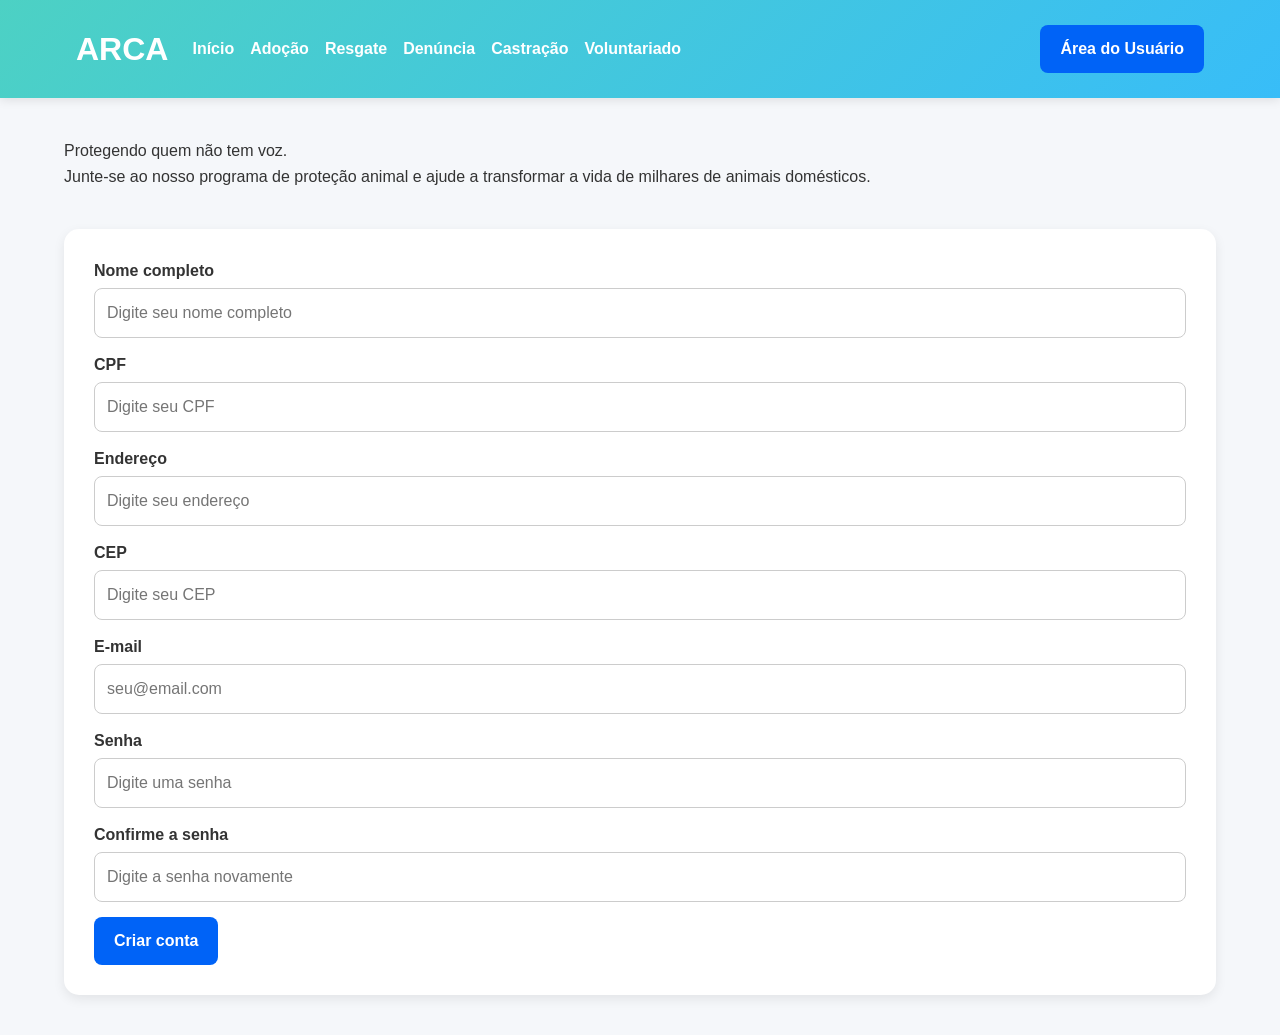
<file: telacadastro.html>
<!DOCTYPE html>
<html lang="pt-BR">
<head>
    <link href="https://cdn.jsdelivr.net/npm/bootstrap@5.3.8/dist/css/bootstrap.min.css" rel="stylesheet" integrity="sha384-sRIl4kxILFvY47J16cr9ZwB07vP4J8+LH7qKQnuqkuIAvNWLzeN8tE5YBujZqJLB" crossorigin="anonymous">
    <meta charset="UTF-8">
    <meta name="viewport" content="width=device-width, initial-scale=1.0">
    <title>ARCA - Cadastro</title>
    <link rel="stylesheet" href="css/style.css">
</head>
<body>
  <nav class="navbar navbar-expand-lg bg-transparent">
  <div class="container-fluid">

    <a class="navbar-brand" href="index.html">ARCA</a>

    <button
      class="navbar-toggler"
      type="button"
      data-bs-toggle="collapse"
      data-bs-target="#navbarNav"
      aria-controls="navbarNav"
      aria-expanded="false"
      aria-label="Alternar navegação">

      <span class="navbar-toggler-icon"></span>
    </button>

    <div class="collapse navbar-collapse" id="navbarNav">

      <ul class="navbar-nav me-auto">

        <li class="nav-item">
          <a class="nav-link" href="index.html">Início</a>
        </li>

        <li class="nav-item">
          <a class="nav-link" href="adocao.html">Adoção</a>
        </li>

        <li class="nav-item">
          <a class="nav-link" href="resgate.html">Resgate</a>
        </li>

        <li class="nav-item">
          <a class="nav-link" href="denuncia.html">Denúncia</a>
        </li>

        <li class="nav-item">
          <a class="nav-link" href="castracao.html">Castração</a>
        </li>

        <li class="nav-item">
          <a class="nav-link" href="voluntario.html">Voluntariado</a>
        </li>

      </ul>

      <a class="btn btn-primary" href="telalogin.html">
        Área do Usuário
      </a>

    </div>

  </div>
</nav>
    <main>
        <section>
            <p>Protegendo quem não tem voz.<br>Junte-se ao nosso programa de proteção animal e ajude a transformar a vida de milhares de animais domésticos.</p>
        </section>

        <form>
            <div>
                <label for="nome">Nome completo</label>
                <input id="nome" name="nome" type="text" placeholder="Digite seu nome completo">
            </div>
            <div>
                <label for="cpf">CPF</label>
                <input id="cpf" name="cpf" type="text" placeholder="Digite seu CPF">
            </div>
            <div>
                <label for="endereco">Endereço</label>
                <input id="endereco" name="endereco" type="text" placeholder="Digite seu endereço">
            </div>
            <div>
                <label for="cep">CEP</label>
                <input id="cep" name="cep" type="text" placeholder="Digite seu CEP">
            </div>
            <div>
                <label for="email">E-mail</label>
                <input id="email" name="email" type="email" placeholder="seu@email.com">
            </div>
            <div>
                <label for="senha">Senha</label>
                <input id="senha" name="senha" type="password" placeholder="Digite uma senha">
            </div>
            <div>
                <label for="confirma-senha">Confirme a senha</label>
                <input id="confirma-senha" name="confirma-senha" type="password" placeholder="Digite a senha novamente">
            </div>

            <button type="submit">Criar conta</button>
        </form>
    </main>
    <script src="./index.js"></script>
    <script src="https://cdn.jsdelivr.net/npm/bootstrap@5.3.8/dist/js/bootstrap.bundle.min.js" integrity="sha384-FKyoEForCGlyvwx9Hj09JcYn3nv7wiPVlz7YYwJrWVcXK/BmnVDxM+D2scQbITxI" crossorigin="anonymous"></script>
</body>
</html>
</file>
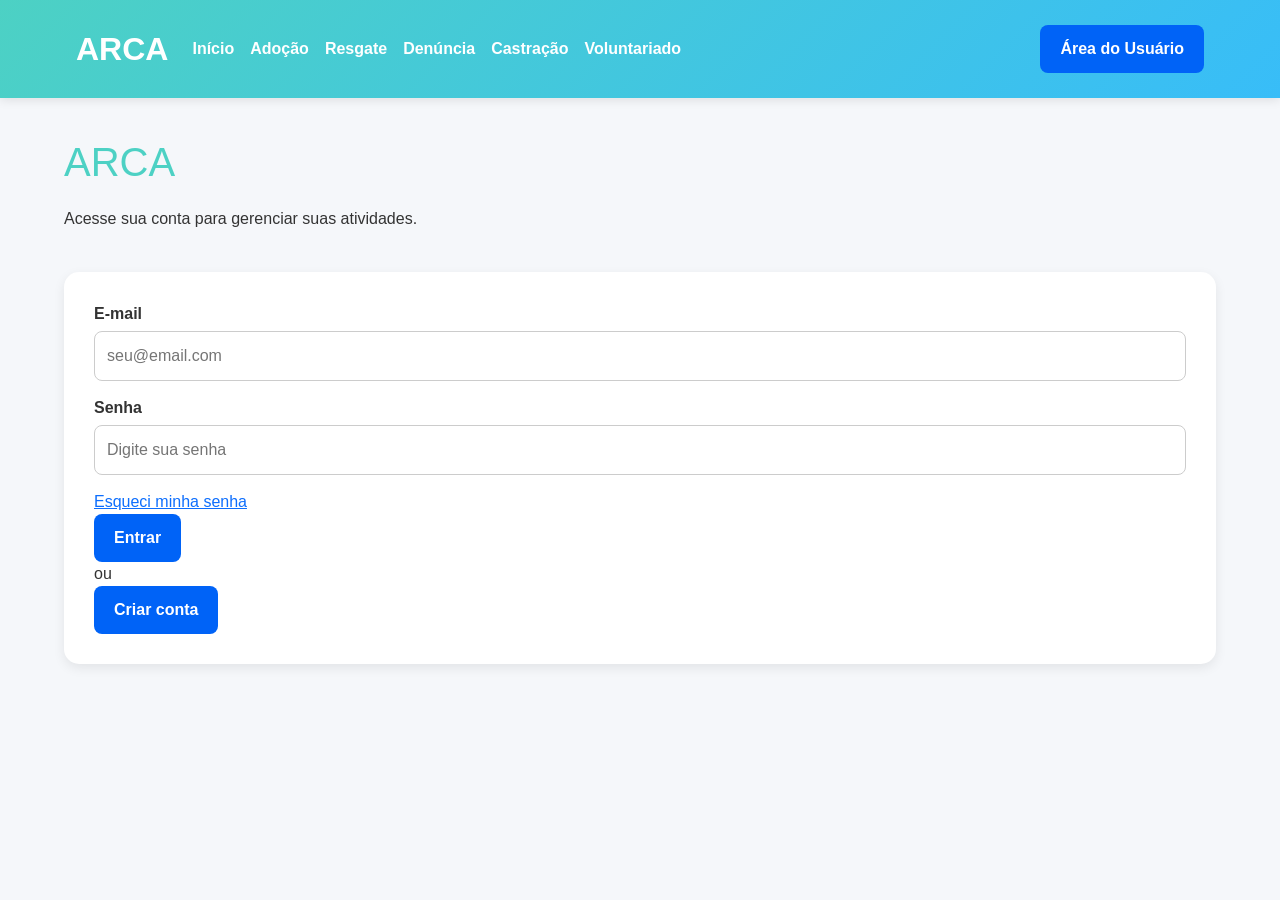
<file: telalogin.html>
<!DOCTYPE html>
<html lang="pt-BR">
<head>
    <link href="https://cdn.jsdelivr.net/npm/bootstrap@5.3.8/dist/css/bootstrap.min.css" rel="stylesheet" integrity="sha384-sRIl4kxILFvY47J16cr9ZwB07vP4J8+LH7qKQnuqkuIAvNWLzeN8tE5YBujZqJLB" crossorigin="anonymous">
    <meta charset="UTF-8">
    <meta name="viewport" content="width=device-width, initial-scale=1.0">
    <title>ARCA - Login</title>
    <link rel="stylesheet" href="css/style.css">
</head>
<body>
  <nav class="navbar navbar-expand-lg bg-transparent">
  <div class="container-fluid">

    <a class="navbar-brand" href="index.html">ARCA</a>

    <button
      class="navbar-toggler"
      type="button"
      data-bs-toggle="collapse"
      data-bs-target="#navbarNav"
      aria-controls="navbarNav"
      aria-expanded="false"
      aria-label="Alternar navegação">

      <span class="navbar-toggler-icon"></span>
    </button>

    <div class="collapse navbar-collapse" id="navbarNav">

      <ul class="navbar-nav me-auto">

        <li class="nav-item">
          <a class="nav-link" href="index.html">Início</a>
        </li>

        <li class="nav-item">
          <a class="nav-link" href="adocao.html">Adoção</a>
        </li>

        <li class="nav-item">
          <a class="nav-link" href="resgate.html">Resgate</a>
        </li>

        <li class="nav-item">
          <a class="nav-link" href="denuncia.html">Denúncia</a>
        </li>

        <li class="nav-item">
          <a class="nav-link" href="castracao.html">Castração</a>
        </li>

        <li class="nav-item">
          <a class="nav-link" href="voluntario.html">Voluntariado</a>
        </li>

      </ul>

      <a class="btn btn-primary" href="telalogin.html">
        Área do Usuário
      </a>

    </div>

  </div>
</nav>
    <main>
        <section>
            <h1>ARCA</h1>
            <p>Acesse sua conta para gerenciar suas atividades.</p>
        </section>

        <form>
            <div>
                <label for="email">E-mail</label>
                <input id="email" name="email" type="email" placeholder="seu@email.com" autocomplete="username">
            </div>

            <div>
                <label for="senha">Senha</label>
                <input id="senha" name="senha" type="password" placeholder="Digite sua senha" autocomplete="current-password">
                <a href="novasenha.html">Esqueci minha senha</a>
            </div>

            <button type="submit">Entrar</button>

            <div>
                <span>ou</span>
            </div>

            <button type="button">Criar conta</button>
        </form>
    </main>
    <script src="./index.js"></script>
    <script src="https://cdn.jsdelivr.net/npm/bootstrap@5.3.8/dist/js/bootstrap.bundle.min.js" integrity="sha384-FKyoEForCGlyvwx9Hj09JcYn3nv7wiPVlz7YYwJrWVcXK/BmnVDxM+D2scQbITxI" crossorigin="anonymous"></script>
</body>
</html>
</file>
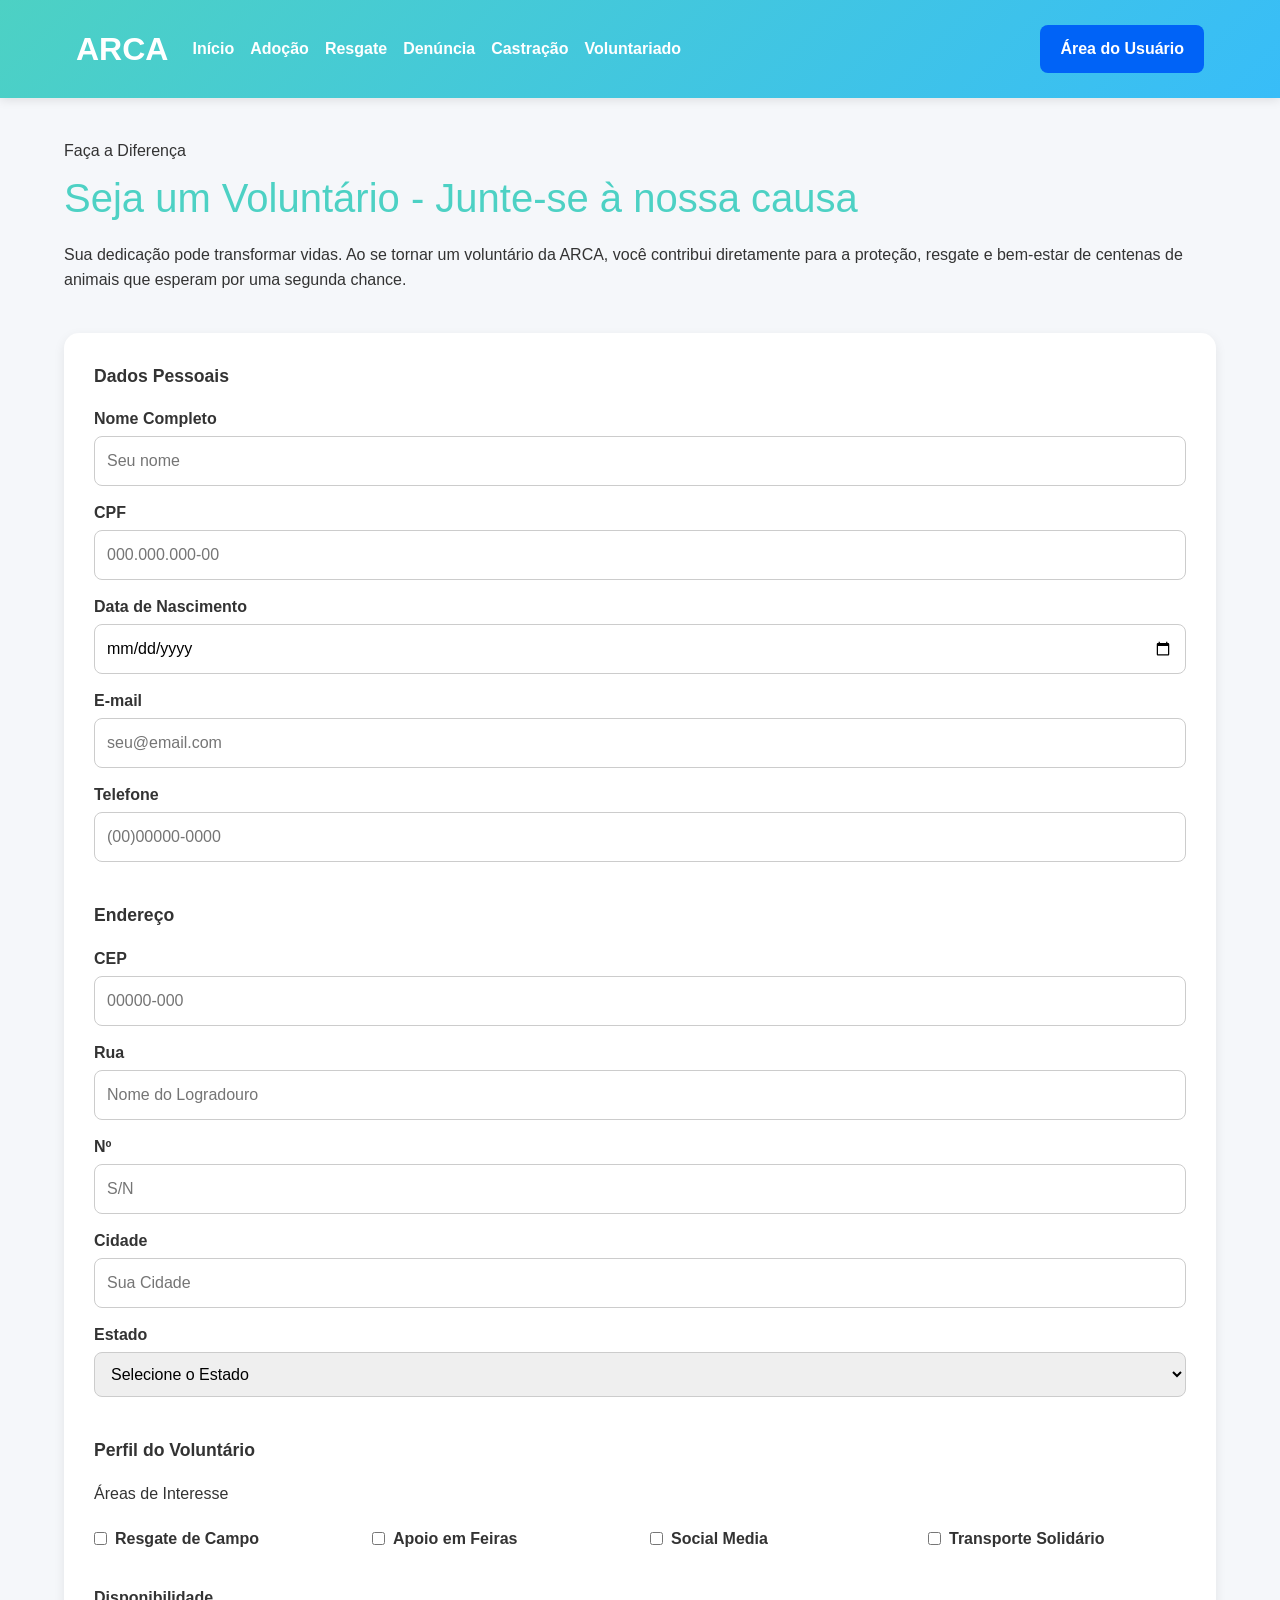
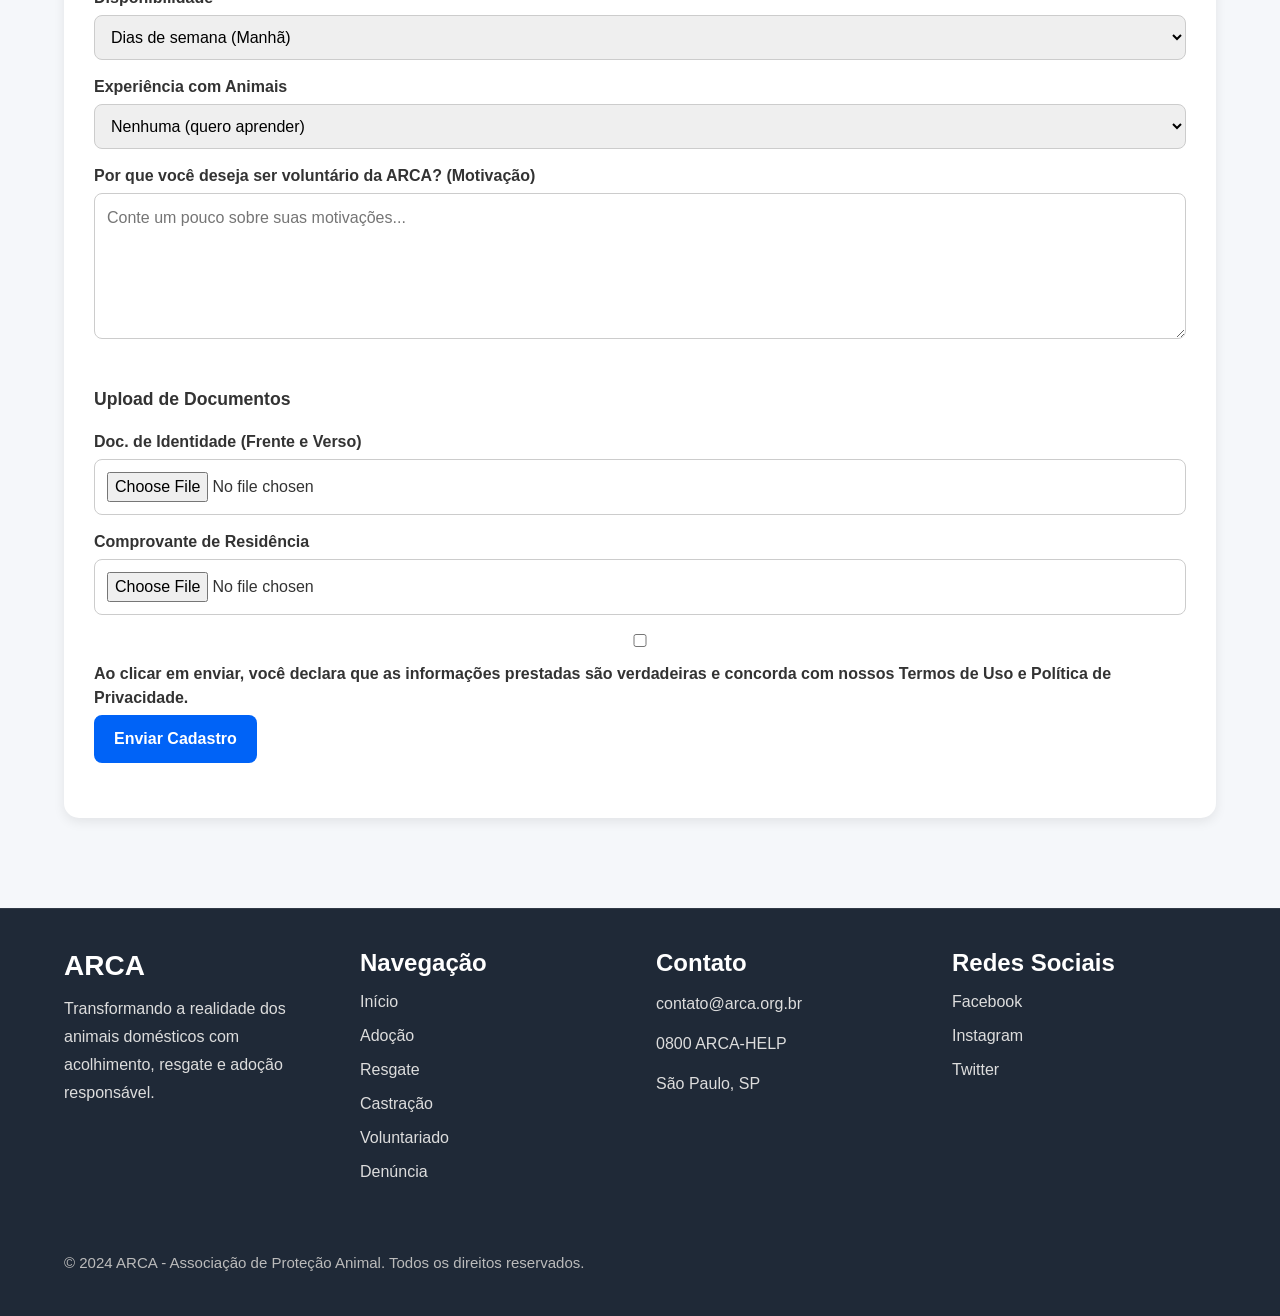
<file: voluntario.html>
<!DOCTYPE html>
<html lang="pt-BR">
<head>
  <meta charset="UTF-8">
  <meta name="viewport" content="width=device-width, initial-scale=1.0">
  <title>Voluntariado</title>

  <link href="https://cdn.jsdelivr.net/npm/bootstrap@5.3.8/dist/css/bootstrap.min.css" rel="stylesheet" integrity="sha384-sRIl4kxILFvY47J16cr9ZwB07vP4J8+LH7qKQnuqkuIAvNWLzeN8tE5YBujZqJLB" crossorigin="anonymous">

  <link rel="stylesheet" href="css/style.css">
</head>
<body>

<nav class="navbar navbar-expand-lg bg-transparent">
    <div class="container-fluid">

      <a class="navbar-brand" href="index.html">ARCA</a>

      <button class="navbar-toggler" type="button" data-bs-toggle="collapse" data-bs-target="#navbarNav" aria-controls="navbarNav" aria-expanded="false" aria-label="Alternar navegação">
        <span class="navbar-toggler-icon"></span>
      </button>

      <div class="collapse navbar-collapse" id="navbarNav">

        <ul class="navbar-nav me-auto">

          <li class="nav-item">
            <a class="nav-link" href="index.html">Início</a>
          </li>

          <li class="nav-item">
            <a class="nav-link" href="adocao.html">Adoção</a>
          </li>

          <li class="nav-item">
            <a class="nav-link" href="resgate.html">Resgate</a>
          </li>

          <li class="nav-item">
            <a class="nav-link" href="denuncia.html">Denúncia</a>
          </li>

          <li class="nav-item">
            <a class="nav-link" href="castracao.html">Castração</a>
          </li>

          <li class="nav-item">
            <a class="nav-link active" aria-current="page" href="voluntario.html">Voluntariado</a>
          </li>

        </ul>

        <a class="btn btn-primary" href="telalogin.html">Área do Usuário</a>

      </div>

    </div>
  </nav>

  <main>
    <section>
      <p>Faça a Diferença</p>
      <h1>Seja um Voluntário - Junte-se à nossa causa</h1>
      <p>
        Sua dedicação pode transformar vidas. Ao se tornar um voluntário da ARCA,
        você contribui diretamente para a proteção, resgate e bem-estar de centenas
        de animais que esperam por uma segunda chance.
      </p>
    </section>

    <form>
      <fieldset>
        <legend>Dados Pessoais</legend>

        <label for="nome">Nome Completo</label>
        <input type="text" id="nome" name="nome" placeholder="Seu nome">

        <label for="cpf">CPF</label>
        <input type="text" id="cpf" name="cpf" placeholder="000.000.000-00">

        <label for="nascimento">Data de Nascimento</label>
        <input type="date" id="nascimento" name="nascimento">

        <label for="email">E-mail</label>
        <input type="email" id="email" name="email" placeholder="seu@email.com">

        <label for="telefone">Telefone</label>
        <input type="tel" id="telefone" name="telefone" placeholder="(00)00000-0000">
      </fieldset>

      <fieldset>
        <legend>Endereço</legend>

        <label for="cep">CEP</label>
        <input type="text" id="cep" name="cep" placeholder="00000-000">

        <label for="rua">Rua</label>
        <input type="text" id="rua" name="rua" placeholder="Nome do Logradouro">

        <label for="numero">Nº</label>
        <input type="text" id="numero" name="numero" placeholder="S/N">

        <label for="cidade">Cidade</label>
        <input type="text" id="cidade" name="cidade" placeholder="Sua Cidade">

        <label for="estado">Estado</label>
        <select id="estado" name="estado">
          <option>Selecione o Estado</option>
        </select>
      </fieldset>

      <fieldset>
        <legend>Perfil do Voluntário</legend>

        <p>Áreas de Interesse</p>

        <div class="checkbox-group">
          <label class="checkbox-inline">
            <input type="checkbox" name="area" value="resgate">
            <span>Resgate de Campo</span>
          </label>

          <label class="checkbox-inline">
            <input type="checkbox" name="area" value="apoio">
            <span>Apoio em Feiras</span>
          </label>

          <label class="checkbox-inline">
            <input type="checkbox" name="area" value="social">
            <span>Social Media</span>
          </label>

          <label class="checkbox-inline">
            <input type="checkbox" name="area" value="transporte">
            <span>Transporte Solidário</span>
          </label>
        </div>

        <label for="disponibilidade">Disponibilidade</label>
        <select id="disponibilidade" name="disponibilidade">
          <option>Dias de semana (Manhã)</option>
          <option>Dias de semana (Tarde)</option>
          <option>Finais de semana</option>
        </select>

        <label for="experiencia">Experiência com Animais</label>
        <select id="experiencia" name="experiencia">
          <option>Nenhuma (quero aprender)</option>
          <option>Pouca experiência</option>
          <option>Muita experiência</option>
        </select>

        <label for="motivacao">Por que você deseja ser voluntário da ARCA? (Motivação)</label>
        <textarea id="motivacao" name="motivacao" rows="5" placeholder="Conte um pouco sobre suas motivações..."></textarea>
      </fieldset>

      <fieldset>
        <legend>Upload de Documentos</legend>

        <label for="identidade">Doc. de Identidade (Frente e Verso)</label>
        <input type="file" id="identidade" name="identidade" accept=".pdf,.jpg,.png">

        <label for="comprovante">Comprovante de Residência</label>
        <input type="file" id="comprovante" name="comprovante" accept=".pdf,.jpg,.png">

        <label>
          <input type="checkbox" name="termos">
          Ao clicar em enviar, você declara que as informações prestadas são verdadeiras e concorda com nossos Termos de Uso e Política de Privacidade.
        </label>

        <button type="submit">Enviar Cadastro</button>
      </fieldset>
    </form>
  </main>

  <footer>
    <div>
      <h3>ARCA</h3>
      <p>Transformando a realidade dos animais domésticos com acolhimento, resgate e adoção responsável.</p>
    </div>

    <div>
      <h4>Navegação</h4>
      <ul>
        <li><a href="index.html">Início</a></li>
        <li><a href="adocao.html">Adoção</a></li>
        <li><a href="resgate.html">Resgate</a></li>
        <li><a href="castracao.html">Castração</a></li>
        <li><a href="voluntario.html">Voluntariado</a></li>
        <li><a href="denuncia.html">Denúncia</a></li>
      </ul>
    </div>

    <div>
      <h4>Contato</h4>
      <p>contato@arca.org.br</p>
      <p>0800 ARCA-HELP</p>
      <p>São Paulo, SP</p>
    </div>

    <div>
      <h4>Redes Sociais</h4>
      <ul>
        <li><a href="#">Facebook</a></li>
        <li><a href="#">Instagram</a></li>
        <li><a href="#">Twitter</a></li>
      </ul>
    </div>

    <p>© 2024 ARCA - Associação de Proteção Animal. Todos os direitos reservados.</p>
  </footer>

  <script src="https://cdn.jsdelivr.net/npm/bootstrap@5.3.8/dist/js/bootstrap.bundle.min.js" integrity="sha384-FKyoEForCGlyvwx9Hj09JcYn3nv7wiPVlz7YYwJrWVcXK/BmnVDxM+D2scQbITxI" crossorigin="anonymous"></script>

  <script src="./index.js"></script>
</body>
</html>
</file>
<file: css/style.css>
:root{
    --verde:hsl(174, 59%, 56%) ;
    --verde-claro:#38BDF8 ;
    --laranja:#0063F7;
    --cinza:#F5F7FA;
    --branco:#FFFFFF;
    --texto:#333333;
}

*{
    margin:0;
    padding:0;
    box-sizing:border-box;
    font-family:'Segoe UI', Tahoma, Geneva, Verdana, sans-serif;
}

body{
    background:var(--cinza);
    color:var(--texto);
    min-height:100vh;
}

/* HEADER */

header{
    background:linear-gradient(135deg,var(--verde),var(--verde-claro));
    color:white;
    padding:20px 5%;
    display:flex;
    justify-content:space-between;
    align-items:center;
    flex-wrap:wrap;
    box-shadow:0 2px 10px rgba(0,0,0,.1);
}

header h1,
header h2{
    font-size:2rem;
}

/* MENU */

header nav{
    display:flex;
    gap:20px;
    align-items:center;
    flex-wrap:wrap;
}

header nav h1,
header nav h2{
    margin:0;
    font-size:1.8rem;
}

header nav ul{
    list-style:none;
    display:flex;
    gap:20px;
    align-items:center;
    margin:0;
    padding:0;
}

header nav li{
    margin:0;
}

header nav a,
header nav ul a{
    text-decoration:none;
    color:white;
    font-weight:600;
    transition:.3s;
}

header nav a:hover,
header nav ul a:hover{
    opacity:.8;
}

header nav button{
    margin-left:auto;
}

header nav button a{
    display:block;
    width:100%;
    height:100%;
    color:white;
    text-decoration:none;
}

/* CONTEÚDO */

main{
    width:90%;
    max-width:1200px;
    margin:auto;
    padding:40px 0;
}

section{
    margin-bottom:40px;
}

.rescue-grid{
    display:grid;
    grid-template-columns:1.6fr 1fr;
    gap:30px;
    align-items:start;
}

.rescue-grid aside{
    display:flex;
    flex-direction:column;
    gap:20px;
}

.map-box,
.help-box,
.emergency-box{
    background:white;
    border:1px solid rgba(0,0,0,.12);
    border-radius:15px;
    padding:24px;
    box-shadow:0 4px 12px rgba(0,0,0,.06);
}

.help-box{
    border-color:rgba(0,0,0,.18);
}

.map-box h2,
.help-box h3,
.emergency-box h3{
    margin-bottom:15px;
}

.help-box ul{
    margin:0;
    padding-left:20px;
}

.help-box li{
    margin-bottom:12px;
    line-height:1.75;
}

.map-box p,
.emergency-box p{
    margin-bottom:0;
}

.map-link{
    color:var(--verde);
    font-weight:700;
    text-decoration:none;
}

.map-link:hover{
    text-decoration:underline;
}

.map-frame{
    width:100%;
    min-height:240px;
    border-radius:15px;
    overflow:hidden;
    margin-bottom:15px;
    border:1px solid rgba(0,0,0,.12);
}

.map-frame iframe{
    width:100%;
    min-height:240px;
    border:0;
}

@media(max-width:992px){
    .rescue-grid{
        grid-template-columns:1fr;
    }
}

.stats{
    display:flex;
    gap:20px;
    justify-content:space-between;
    flex-wrap:wrap;
    align-items:center;
}

.stats > div{
    flex:1;
    min-width:180px;
    background:white;
    padding:20px;
    border-radius:15px;
    box-shadow:0 4px 12px rgba(0,0,0,.08);
    text-align:center;
}

.stats > div h2{
    font-size:2rem;
    margin-bottom:10px;
}

h1{
    color:var(--verde);
    margin-bottom:20px;
}

h2{
    margin-bottom:15px;
}

p{
    margin-bottom:10px;
    line-height:1.6;
}

/* CARDS */

article,
.card{
    background:white;
    border-radius:15px;
    padding:20px;
    margin-bottom:20px;
    box-shadow:0 4px 12px rgba(0,0,0,.08);
    transition:.3s;
}

article:hover,
.card:hover{
    transform:translateY(-4px);
}

/* GRID */

.cards,
.cards-grid{
    display:grid;
    grid-template-columns:repeat(auto-fit,minmax(280px,1fr));
    gap:20px;
}

.card-alert{
    grid-column:span 2;
    max-width:600px;
}

@media(max-width:768px){
    .card-alert{
        grid-column:span 1;
    }
}

/* IMAGENS */

img{
    max-width:100%;
    display:block;
    border-radius:10px;
}

.denuncia-img{
    max-width:420px;
    width:100%;
    height:auto;
    border-radius:20px;
    margin-top:20px;
    box-shadow:0 20px 40px rgba(0,0,0,0.14);
    border:1px solid rgba(255,255,255,0.35);
}

.hero-grid{
    display:grid;
    grid-template-columns:1.1fr 0.9fr;
    gap:40px;
    align-items:center;
    margin-bottom:40px;
}

.hero-copy p{
    max-width:620px;
    line-height:1.75;
}

.hero-visual{
    display:flex;
    justify-content:center;
}

.box-outline{
    background:white;
    border:1px solid rgba(0,0,0,.12);
    border-radius:18px;
    padding:30px;
    box-shadow:0 18px 35px rgba(0,0,0,0.08);
    margin-bottom:40px;
}

.box-outline h2{
    margin-bottom:20px;
}

.box-outline ul{
    list-style:none;
    margin:0;
    padding:0;
}

.box-outline li{
    position:relative;
    padding-left:28px;
    margin-bottom:14px;
    line-height:1.75;
}

.box-outline li::before{
    content:"✓";
    position:absolute;
    left:0;
    top:0;
    color:var(--verde);
    font-weight:700;
}

@media(max-width:992px){
    .hero-grid{
        grid-template-columns:1fr;
    }
    .hero-visual{
        order:-1;
    }
}

.card-img{
    overflow:hidden;
    border-radius:15px;
    height:210px;
}

.card-img img{
    width:100%;
    height:100%;
    object-fit:cover;
    display:block;
}

/* FORMULÁRIOS */

form{
    background:white;
    padding:30px;
    border-radius:15px;
    box-shadow:0 4px 12px rgba(0,0,0,.08);
}

fieldset{
    border:none;
    margin:0 0 25px;
    padding:0;
}

legend{
    font-size:1.1rem;
    font-weight:700;
    margin-bottom:18px;
}

label{
    display:block;
    margin-bottom:5px;
    font-weight:600;
}

label.checkbox-inline{
    display:flex;
    justify-content:flex-start;
    align-items:center;
    gap:8px;
    padding:10px 0;
    font-weight:600;
}

.checkbox-group{
    display:flex;
    gap:20px;
    flex-wrap:wrap;
    margin-bottom:20px;
}

.checkbox-group label{
    display:flex;
    flex:1;
    min-width:150px;
}

label.checkbox-inline span{
}

label.checkbox-inline input[type="checkbox"]{
    width:auto;
    margin:0;
}

/* STEPPER */
.stepper{
    display:flex;
    gap:24px;
    align-items:center;
    justify-content:center;
    margin-bottom:20px;
}

.step{
    display:flex;
    flex-direction:column;
    align-items:center;
    text-decoration:none;
    color:var(--texto);
    position:relative;
    padding:0 12px;
}

.step:not(:first-child)::before{
    content:"";
    position:absolute;
    left:-50%;
    top:18px;
    width:100%;
    height:2px;
    background:#e9eef0;
    z-index:0;
}

.step .circle{
    z-index:1;
    width:36px;
    height:36px;
    border-radius:50%;
    border:2px solid var(--verde);
    display:flex;
    align-items:center;
    justify-content:center;
    background:white;
    color:var(--verde);
    font-weight:700;
}

.step.active .circle{
    background:var(--verde);
    color:white;
}

.step .label{
    margin-top:8px;
    font-size:0.9rem;
}

/* end stepper */

input,
textarea,
select{
    width:100%;
    padding:12px;
    margin-bottom:15px;
    border:1px solid #ccc;
    border-radius:8px;
    font-size:1rem;
}

input:focus,
textarea:focus,
select:focus{
    outline:none;
    border-color:var(--verde);
}

/* BOTÕES */

button,
.btn{
    background:var(--laranja);
    color:white;
    border:none;
    padding:12px 20px;
    border-radius:8px;
    cursor:pointer;
    font-weight:600;
    transition:.3s;
}

button:hover,
.btn:hover{
    background:#f57c00;
}

.filters{
    margin-top:40px;
    margin-bottom:30px;
    display:flex;
    gap:10px;
    flex-wrap:wrap;
}

.filter-btn{
    background:var(--laranja);
    color:white;
    border:none;
    padding:10px 16px;
    border-radius:8px;
    cursor:pointer;
    font-weight:600;
    transition:.3s;
}

.filter-btn:hover{
    background:#f57c00;
}

button a,
.btn a{
    color:white;
    text-decoration:none;
}

/* TABELAS */

table{
    width:100%;
    border-collapse:collapse;
    background:white;
}

th{
    background:var(--verde);
    color:white;
}

th,
td{
    border:1px solid #ddd;
    padding:12px;
    text-align:center;
}

/* LOGIN E CADASTRO */

.login-container,
.cadastro-container{
    max-width:500px;
    margin:50px auto;
}

/* ÁREA DO USUÁRIO */

.perfil,
.usuario{
    background:white;
    padding:25px;
    border-radius:15px;
    box-shadow:0 4px 12px rgba(0,0,0,.08);
}


/* NAVBAR BOOTSTRAP */

.navbar{
    background:linear-gradient(135deg,var(--verde),var(--verde-claro))!important;
    padding:20px 5%;
    box-shadow:0 2px 10px rgba(0,0,0,.1);
}

.navbar .navbar-brand{
    color:white!important;
    font-size:2rem;
    font-weight:700;
}

.navbar .nav-link{
    color:white!important;
    font-weight:600;
}

.navbar .nav-link:hover{
    opacity:.8;
}

.navbar .btn{
    background:var(--laranja);
    border:none;
}

.navbar .btn:hover{
    background:#f57c00;
}

.navbar-toggler{
    background:white;
}

.navbar-toggler:focus{
    box-shadow:none;
}

/* RESPONSIVO */

@media(max-width:768px){

    header{
        flex-direction:column;
        text-align:center;
        gap:15px;
    }

    header nav{
        justify-content:center;
    }

    h1{
        font-size:1.8rem;
    }

    form{
        padding:20px;
    }
}


.hero-home{
    background-image:
    linear-gradient(
        rgba(0,90,50,0.45),
        rgba(0,90,50,0.45)
    ),
    url("../img/cachorro-gato.jpg");

    background-size: cover;
    background-position: center right;
    background-repeat: no-repeat;

    min-height: 550px;
    padding: 80px;

    color: white;
}

.hero-home h1{
    color: white;
}

.btn-hero{
    display: inline-block;
    padding: 12px 24px;
    border-radius: 8px;
    margin-right: 10px;
    text-decoration: none;
    font-weight: 600;
}

.branco{
    background: white;
    color: #00502d;
}

.transparente{
    background: transparent;
    color: white;
    border: 2px solid white;
}

.hero-home{
    background-size: cover;
    background-position: center;
}


@media(max-width:768px){
    .hero-home{
        min-height: 420px;
        padding: 50px 25px;
        background-position: center;
    }

    .hero-home h1{
        font-size: 2rem;
    }

    .btn-hero{
        display: block;
        width: 100%;
        text-align: center;
        margin-bottom: 12px;
    }
}
@media (max-width:768px){

    main section:last-child{
        padding: 20px 0;
    }

    main section:last-child h2{
        font-size: 2.2rem;
        line-height: 1.2;
        margin-bottom: 20px;
    }

    main section:last-child p{
        font-size: 1rem;
        line-height: 1.6;
        margin-bottom: 25px;
    }

    /* BOTÕES */
    main section:last-child button{
        display: block;

        width: 100%;

        max-width: 280px;

        margin: 12px auto;

        padding: 14px;

        font-size: 1rem;
    }

    main section:last-child button a{
        display: block;
    }
}

/* FOOTER */

footer{
    display:grid;
    grid-template-columns:repeat(4,minmax(180px,1fr));
    gap:32px;
    background:#1f2937;
    color:white;
    padding:40px 5%;
    margin-top:50px;
    border-top:1px solid rgba(255,255,255,0.08);
}

footer > div{
    display:flex;
    flex-direction:column;
    gap:12px;
}

footer h3,
footer h4{
    margin:0;
    font-weight:700;
}

footer p{
    margin:0;
    line-height:1.75;
    color:#ddd;
}

footer ul{
    list-style:none;
    padding:0;
    margin:0;
}

footer ul li{
    margin-bottom:10px;
}

footer a{
    color:#ddd;
    text-decoration:none;
}

footer a:hover{
    color:white;
}

footer > p{
    grid-column:1 / -1;
    color:#bbb;
    font-size:0.94rem;
    margin-top:24px;
}

/* FOOTER RESPONSIVO */

@media(max-width:768px){
    footer{
        grid-template-columns:1fr;
        text-align:center;
        padding:35px 20px;
    }

    footer > div{
        align-items:center;
    }
}
</file>
